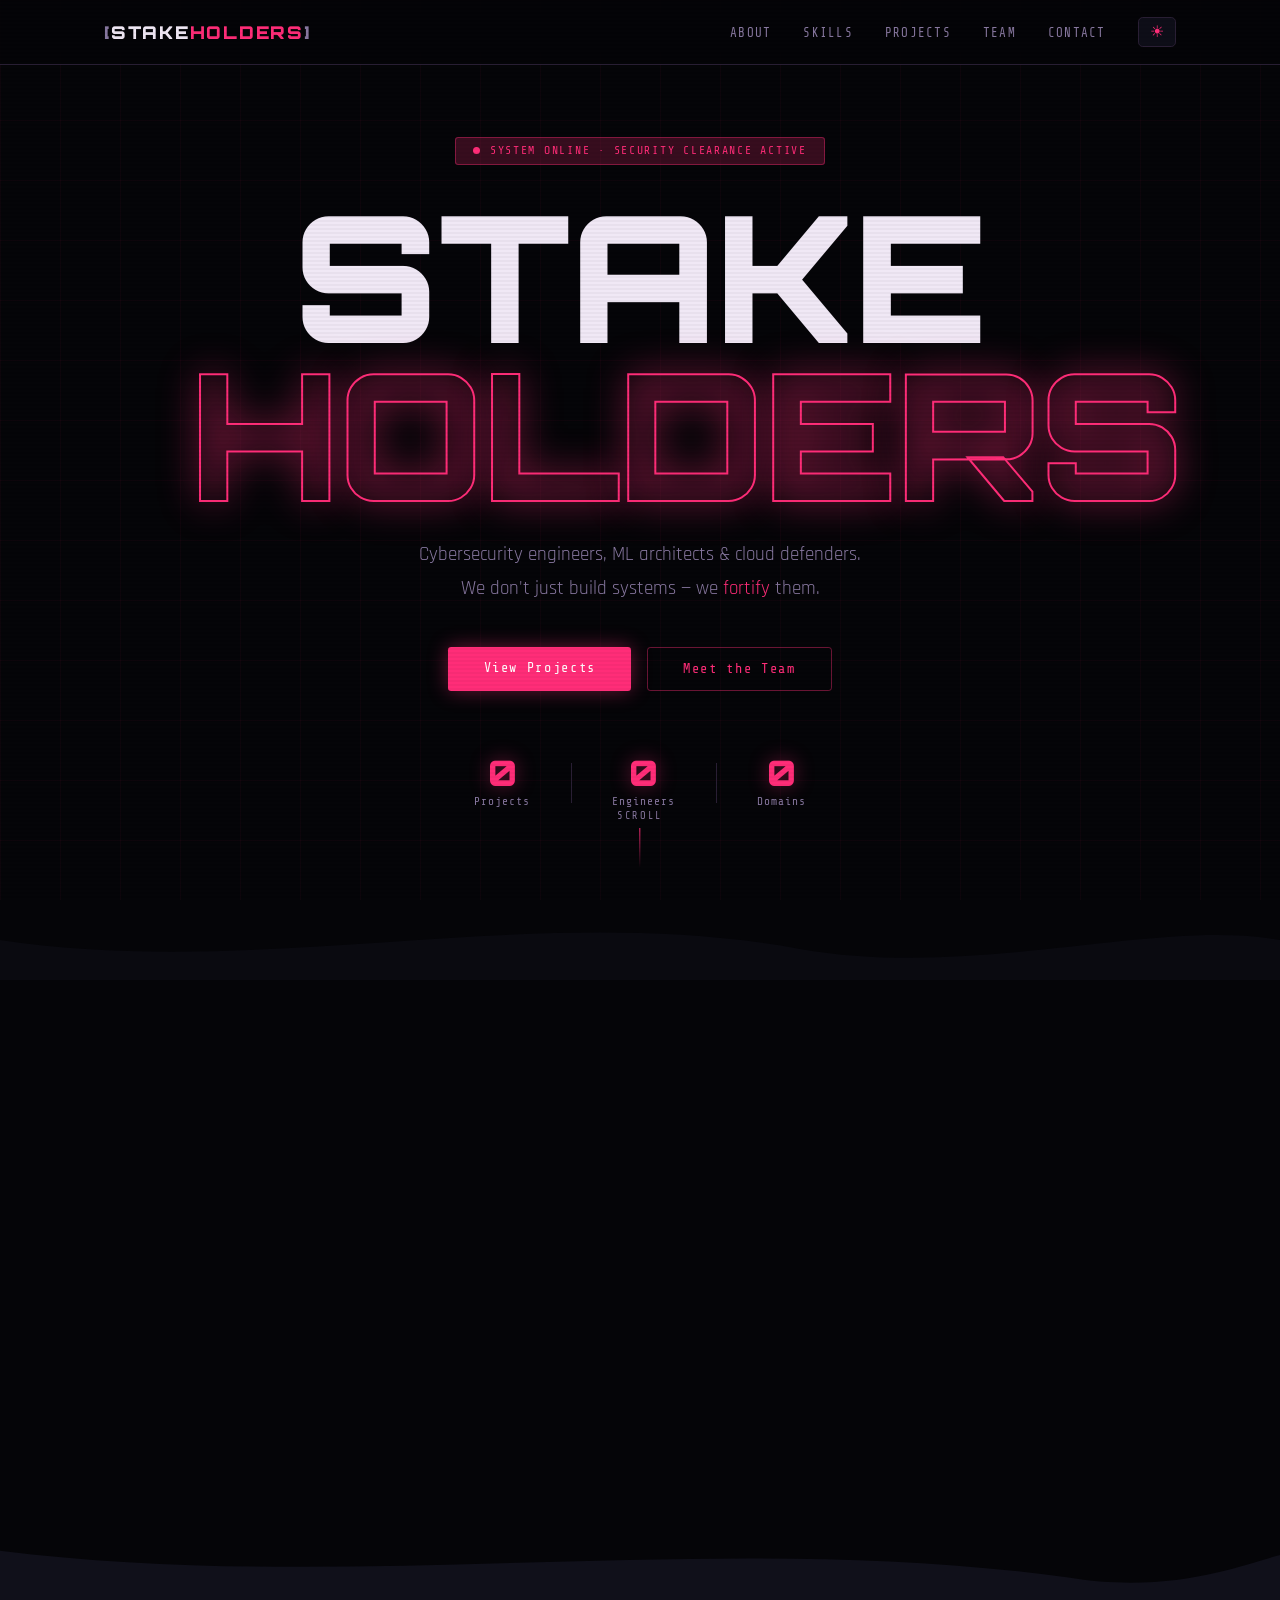
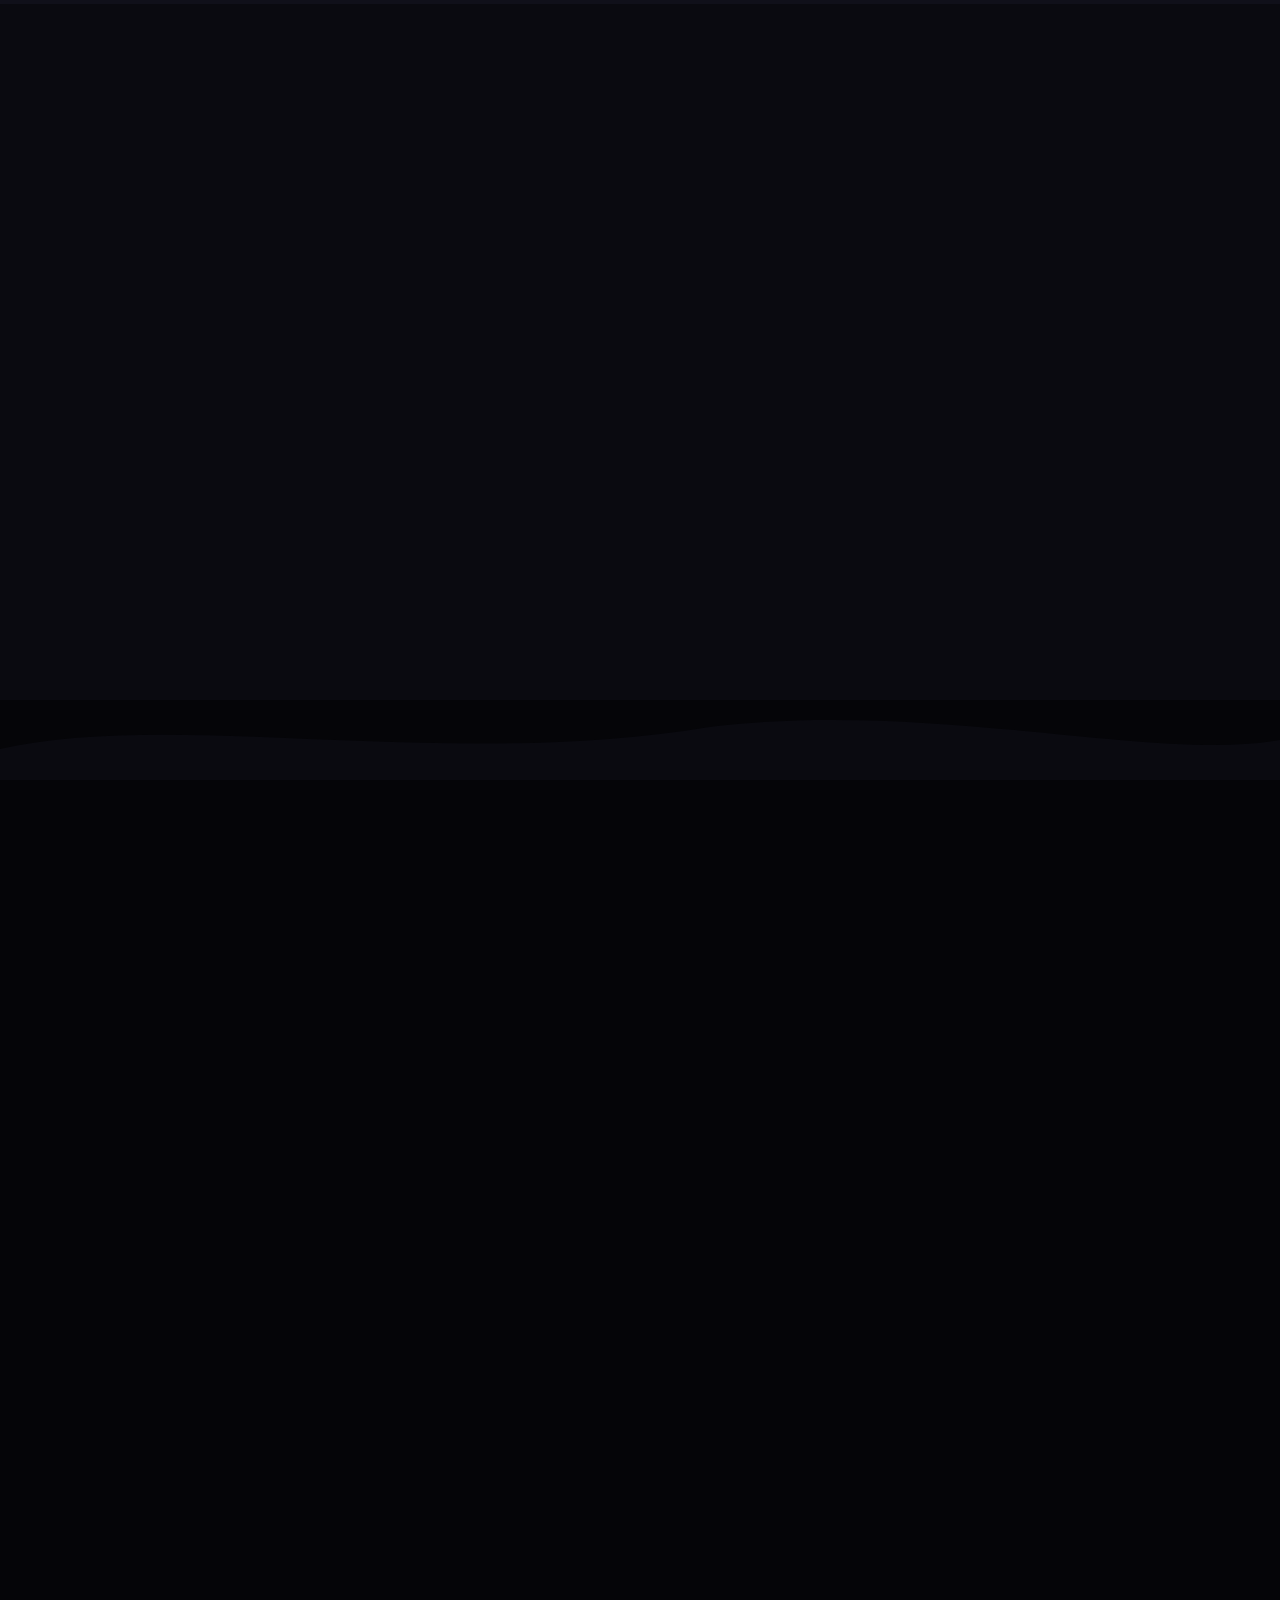
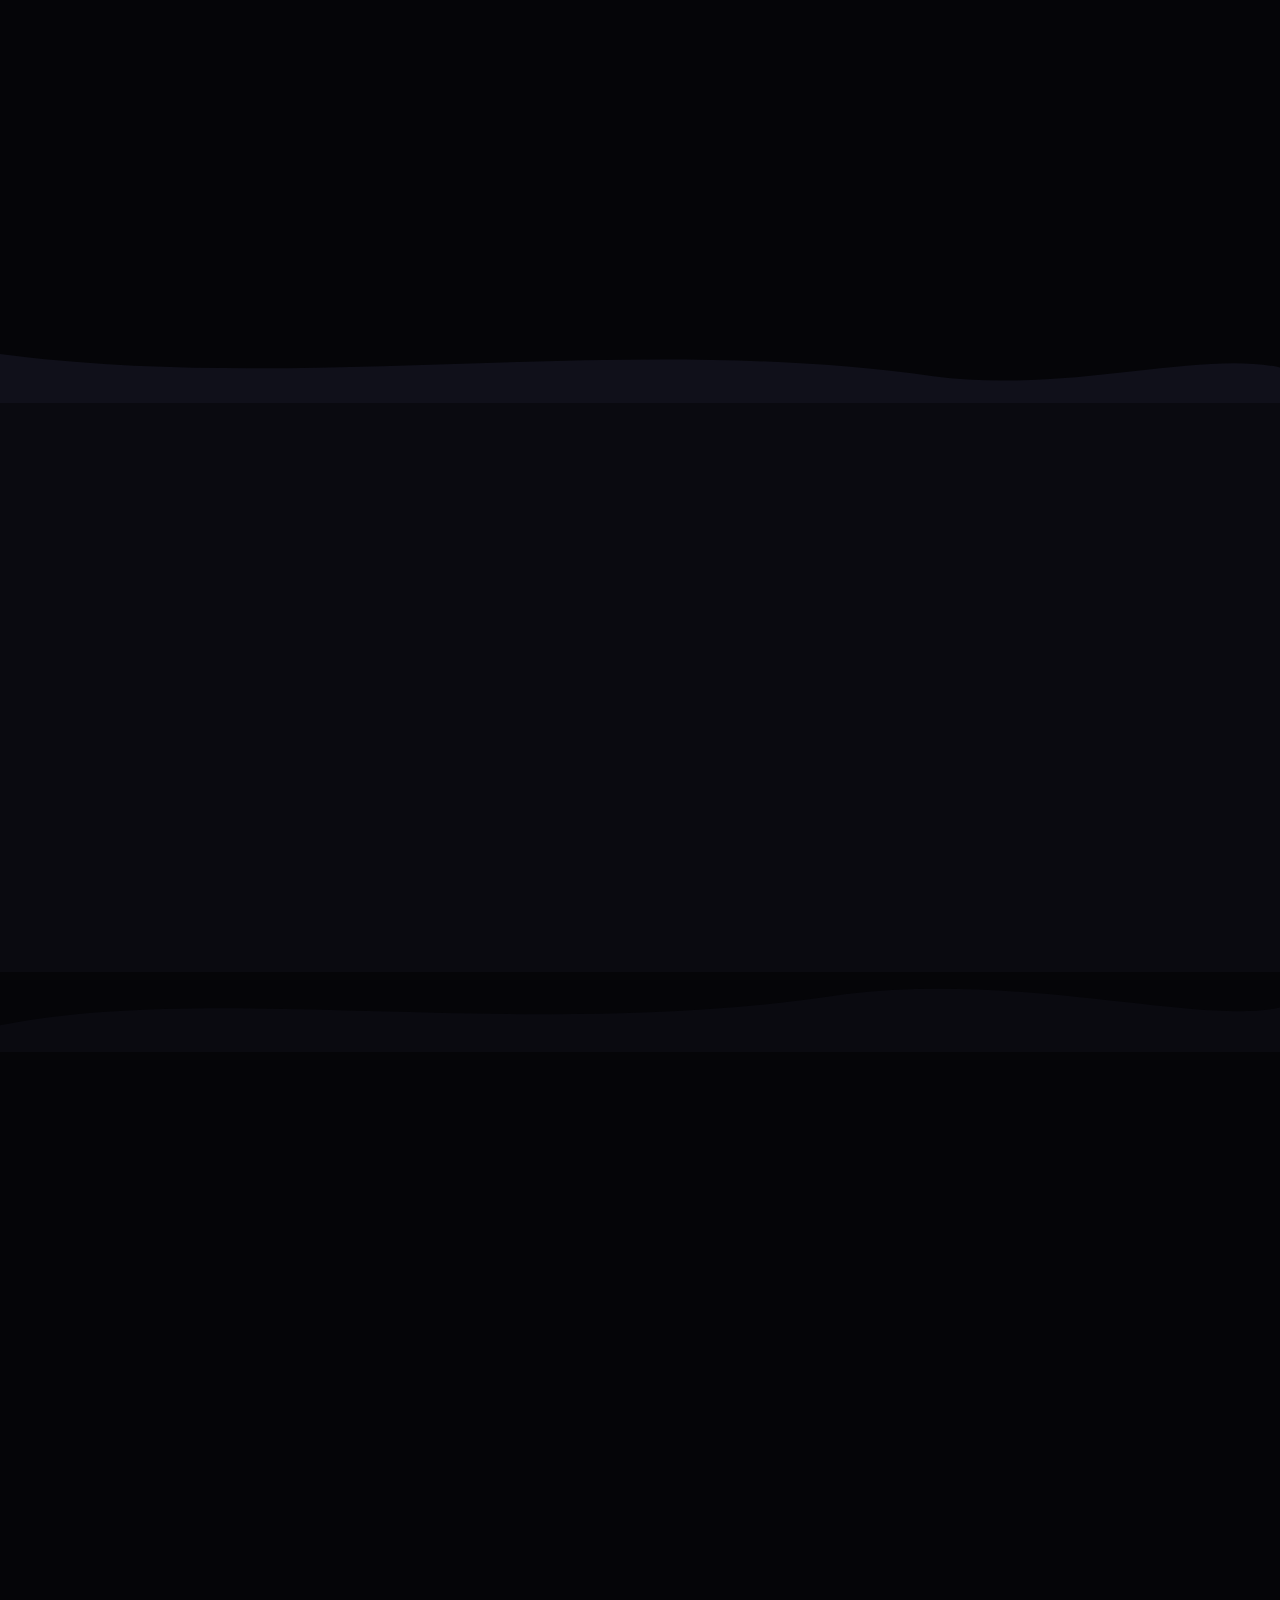
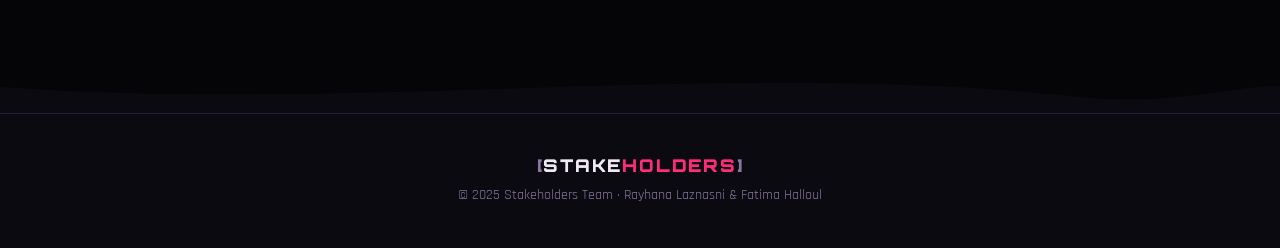
<file: index.html>
<!DOCTYPE html>
<html lang="en" data-theme="dark">
<head>
  <meta charset="UTF-8" />
  <meta name="viewport" content="width=device-width, initial-scale=1.0" />
  <title>Stakeholders — Cybersecurity Team</title>
  <link rel="preconnect" href="https://fonts.googleapis.com" />
  <link href="https://fonts.googleapis.com/css2?family=Share+Tech+Mono&family=Rajdhani:wght@400;500;600;700&family=Orbitron:wght@700;900&display=swap" rel="stylesheet" />
  <link rel="stylesheet" href="style.css" />
</head>
<body>

  <!-- SCANLINE OVERLAY -->
  <div class="scanlines" aria-hidden="true"></div>
  <!-- GRID BG -->
  <div class="grid-bg" aria-hidden="true"></div>

  <!-- NAV -->
  <nav id="navbar">
    <div class="nav-inner">
      <a href="#hero" class="logo">
        <span class="logo-bracket">[</span>STAKE<span class="logo-accent">HOLDERS</span><span class="logo-bracket">]</span>
      </a>
      <ul class="nav-links">
        <li><a href="#about">About</a></li>
        <li><a href="#skills">Skills</a></li>
        <li><a href="#projects">Projects</a></li>
        <li><a href="#team">Team</a></li>
        <li><a href="#contact">Contact</a></li>
      </ul>
      <button class="theme-toggle" id="themeToggle" aria-label="Toggle theme">
        <span class="toggle-icon" id="toggleIcon">☀</span>
      </button>
      <button class="burger" id="burger" aria-label="Menu">
        <span></span><span></span><span></span>
      </button>
    </div>
  </nav>

  <!-- MOBILE MENU -->
  <div class="mobile-menu" id="mobileMenu">
    <ul>
      <li><a href="#about" class="mob-link">About</a></li>
      <li><a href="#skills" class="mob-link">Skills</a></li>
      <li><a href="#projects" class="mob-link">Projects</a></li>
      <li><a href="#team" class="mob-link">Team</a></li>
      <li><a href="#contact" class="mob-link">Contact</a></li>
    </ul>
  </div>

  <!-- HERO -->
  <section id="hero">
    <canvas id="matrixCanvas"></canvas>
    <div class="hero-content">
      <div class="hero-tag">
        <span class="blink-dot"></span>
        SYSTEM ONLINE · SECURITY CLEARANCE ACTIVE
      </div>
      <h1 class="hero-title">
        <span class="line1">STAKE</span>
        <span class="line2">HOLDERS</span>
      </h1>
      <p class="hero-sub">
        Cybersecurity engineers, ML architects & cloud defenders.<br/>
        We don't just build systems — we <em>fortify</em> them.
      </p>
      <div class="hero-btns">
        <a href="#projects" class="btn-primary">View Projects</a>
        <a href="#team" class="btn-ghost">Meet the Team</a>
      </div>
      <div class="hero-stats">
        <div class="stat"><span class="stat-num" data-target="6">0</span><span class="stat-label">Projects</span></div>
        <div class="stat-div"></div>
        <div class="stat"><span class="stat-num" data-target="2">0</span><span class="stat-label">Engineers</span></div>
        <div class="stat-div"></div>
        <div class="stat"><span class="stat-num" data-target="3">0</span><span class="stat-label">Domains</span></div>
      </div>
    </div>
    <div class="hero-scroll">
      <span>SCROLL</span>
      <div class="scroll-bar"></div>
    </div>
  </section>

  <!-- WAVE -->
  <div class="wave-sep wave-1">
    <svg viewBox="0 0 1440 90" xmlns="http://www.w3.org/2000/svg" preserveAspectRatio="none">
      <path d="M0,45 C300,90 600,0 900,55 C1100,90 1300,20 1440,45 L1440,90 L0,90 Z" class="wave-path-fill"/>
    </svg>
  </div>

  <!-- ABOUT -->
  <section id="about" class="section-pad">
    <div class="container">
      <div class="about-grid reveal">
        <div class="about-text">
          <div class="section-label">// WHO WE ARE</div>
          <h2 class="section-title">Security-first.<br/><em>Always.</em></h2>
          <p>Stakeholders is a student cybersecurity & engineering team operating at the intersection of classical and quantum threat landscapes, machine learning, and cloud infrastructure.</p>
          <p>We design, break, and rebuild systems — with a focus on real-world defensive architectures and cutting-edge cryptographic research.</p>
        </div>
        <div class="about-terminal">
          <div class="terminal-header">
            <span class="t-dot t-red"></span>
            <span class="t-dot t-yellow"></span>
            <span class="t-dot t-green"></span>
            <span class="t-title">team.sh</span>
          </div>
          <div class="terminal-body" id="terminalBody">
            <div class="t-line"><span class="t-prompt">$</span> whoami</div>
            <div class="t-line t-out">stakeholders_team</div>
            <div class="t-line"><span class="t-prompt">$</span> cat mission.txt</div>
            <div class="t-line t-out">Defending systems from classical</div>
            <div class="t-line t-out">and quantum threats since 2023.</div>
            <div class="t-line"><span class="t-prompt">$</span> ls ./expertise</div>
            <div class="t-line t-out"><span class="t-pink">crypto/</span>  <span class="t-pink">ml/</span>  <span class="t-pink">cloud/</span>  <span class="t-pink">devops/</span></div>
            <div class="t-line"><span class="t-prompt">$</span> <span class="cursor-blink">_</span></div>
          </div>
        </div>
      </div>
    </div>
  </section>

  <!-- WAVE -->
  <div class="wave-sep wave-2">
    <svg viewBox="0 0 1440 90" xmlns="http://www.w3.org/2000/svg" preserveAspectRatio="none">
      <path d="M0,30 C400,80 800,5 1200,60 C1320,80 1400,45 1440,35 L1440,90 L0,90 Z" class="wave-path-fill2"/>
    </svg>
  </div>

  <!-- SKILLS -->
  <section id="skills" class="section-pad skills-bg">
    <div class="container">
      <div class="reveal">
        <div class="section-label">// CAPABILITIES</div>
        <h2 class="section-title">Our tech arsenal</h2>
      </div>
      <div class="skills-grid reveal">
        <div class="skill-card">
          <div class="skill-header">
            <span class="skill-icon">🔐</span>
            <span class="skill-name">Post-Quantum Crypto</span>
          </div>
          <div class="skill-bar-wrap"><div class="skill-bar" data-w="90"></div></div>
          <div class="skill-pct">90%</div>
        </div>
        <div class="skill-card">
          <div class="skill-header">
            <span class="skill-icon">🤖</span>
            <span class="skill-name">Machine Learning</span>
          </div>
          <div class="skill-bar-wrap"><div class="skill-bar" data-w="85"></div></div>
          <div class="skill-pct">85%</div>
        </div>
        <div class="skill-card">
          <div class="skill-header">
            <span class="skill-icon">☁️</span>
            <span class="skill-name">Cloud / AWS / LocalStack</span>
          </div>
          <div class="skill-bar-wrap"><div class="skill-bar" data-w="88"></div></div>
          <div class="skill-pct">88%</div>
        </div>
        <div class="skill-card">
          <div class="skill-header">
            <span class="skill-icon">🛡️</span>
            <span class="skill-name">Threat Detection</span>
          </div>
          <div class="skill-bar-wrap"><div class="skill-bar" data-w="92"></div></div>
          <div class="skill-pct">92%</div>
        </div>
        <div class="skill-card">
          <div class="skill-header">
            <span class="skill-icon">⚙️</span>
            <span class="skill-name">DevOps & Microservices</span>
          </div>
          <div class="skill-bar-wrap"><div class="skill-bar" data-w="80"></div></div>
          <div class="skill-pct">80%</div>
        </div>
        <div class="skill-card">
          <div class="skill-header">
            <span class="skill-icon">📊</span>
            <span class="skill-name">ML Model Deployment</span>
          </div>
          <div class="skill-bar-wrap"><div class="skill-bar" data-w="83"></div></div>
          <div class="skill-pct">83%</div>
        </div>
        <div class="skill-card">
          <div class="skill-header">
            <span class="skill-icon">🧠</span>
            <span class="skill-name">Neural Networks</span>
          </div>
          <div class="skill-bar-wrap"><div class="skill-bar" data-w="87"></div></div>
          <div class="skill-pct">87%</div>
        </div>
        <div class="skill-card">
          <div class="skill-header">
            <span class="skill-icon">📱</span>
            <span class="skill-name">App Development</span>
          </div>
          <div class="skill-bar-wrap"><div class="skill-bar" data-w="78"></div></div>
          <div class="skill-pct">78%</div>
        </div>
      </div>
    </div>
  </section>

  <!-- WAVE -->
  <div class="wave-sep wave-3">
    <svg viewBox="0 0 1440 90" xmlns="http://www.w3.org/2000/svg" preserveAspectRatio="none">
      <path d="M0,55 C200,10 500,80 800,30 C1050,0 1300,70 1440,45 L1440,90 L0,90 Z" class="wave-path-fill"/>
    </svg>
  </div>

  <!-- PROJECTS -->
  <section id="projects" class="section-pad">
    <div class="container">
      <div class="reveal">
        <div class="section-label">// OPERATIONS LOG</div>
        <h2 class="section-title">Projects we've<br/><em>deployed</em></h2>
      </div>

      <div class="projects-grid">

        <div class="proj-card reveal" data-index="01">
          <div class="proj-num">01</div>
          <div class="proj-category">Cryptography · Quantum</div>
          <h3 class="proj-title">Réseaux Neuronaux pour l'Optimisation SIDH & SIKE</h3>
          <p class="proj-desc">Application of neural networks to optimize post-quantum cryptographic schemes SIDH and SIKE — exploring hybrid classical-quantum attack detection at protocol level.</p>
          <div class="proj-tags">
            <span class="ptag">Post-Quantum</span>
            <span class="ptag">Neural Networks</span>
            <span class="ptag">SIDH/SIKE</span>
            <span class="ptag">Python</span>
          </div>
          <div class="proj-footer">
            <div class="proj-status online"><span></span>Completed</div>
            <a href="#" class="proj-link">OPEN ↗</a>
          </div>
        </div>

        <div class="proj-card reveal" data-index="02">
          <div class="proj-num">02</div>
          <div class="proj-category">Security · Threat Detection</div>
          <h3 class="proj-title">Détection d'Attaque Hybride Classique et Quantique</h3>
          <p class="proj-desc">Hybrid intrusion detection system that identifies both classical and quantum attack vectors simultaneously — using ML classifiers trained on adversarial datasets.</p>
          <div class="proj-tags">
            <span class="ptag">IDS</span>
            <span class="ptag">ML</span>
            <span class="ptag">Quantum Threats</span>
            <span class="ptag">TensorFlow</span>
          </div>
          <div class="proj-footer">
            <div class="proj-status online"><span></span>Completed</div>
            <a href="#" class="proj-link">OPEN ↗</a>
          </div>
        </div>

        <div class="proj-card reveal" data-index="03">
          <div class="proj-num">03</div>
          <div class="proj-category">Cloud · Encryption</div>
          <h3 class="proj-title">LocalStack — Chiffrement des Données S3 & Simulation Panne VM Cloud</h3>
          <p class="proj-desc">End-to-end encryption pipeline for S3 buckets using LocalStack. Includes VM failure simulation scenarios for cloud resilience testing without live infrastructure costs.</p>
          <div class="proj-tags">
            <span class="ptag">LocalStack</span>
            <span class="ptag">AWS S3</span>
            <span class="ptag">Encryption</span>
            <span class="ptag">Cloud Resilience</span>
          </div>
          <div class="proj-footer">
            <div class="proj-status online"><span></span>Completed</div>
            <a href="#" class="proj-link">OPEN ↗</a>
          </div>
        </div>

        <div class="proj-card reveal" data-index="04">
          <div class="proj-num">04</div>
          <div class="proj-category">App Dev · Sustainability</div>
          <h3 class="proj-title">Application Campus Éco/Responsable</h3>
          <p class="proj-desc">Full-stack mobile/web application promoting eco-responsible campus behaviors — carbon tracking, green challenges, and sustainability reporting dashboard for students.</p>
          <div class="proj-tags">
            <span class="ptag">Mobile</span>
            <span class="ptag">React</span>
            <span class="ptag">Node.js</span>
            <span class="ptag">Eco-Tech</span>
          </div>
          <div class="proj-footer">
            <div class="proj-status online"><span></span>Completed</div>
            <a href="#" class="proj-link">OPEN ↗</a>
          </div>
        </div>

        <div class="proj-card reveal" data-index="05">
          <div class="proj-num">05</div>
          <div class="proj-category">DevOps · Security · AI</div>
          <h3 class="proj-title">Système de Gestion des Incidents — Architecture Microservices</h3>
          <p class="proj-desc">AI-driven incident management platform built on a microservices architecture with full DevOps pipeline — CI/CD, containerization, service mesh, and security hardening.</p>
          <div class="proj-tags">
            <span class="ptag">Microservices</span>
            <span class="ptag">Docker</span>
            <span class="ptag">Kubernetes</span>
            <span class="ptag">AI</span>
            <span class="ptag">DevSecOps</span>
          </div>
          <div class="proj-footer">
            <div class="proj-status online"><span></span>Completed</div>
            <a href="#" class="proj-link">OPEN ↗</a>
          </div>
        </div>

        <div class="proj-card reveal" data-index="06">
          <div class="proj-num">06</div>
          <div class="proj-category">ML · Production</div>
          <h3 class="proj-title">Déploiement de Modèles ML — Transformation Pipeline</h3>
          <p class="proj-desc">End-to-end ML deployment transformation framework — from raw model training to production-grade inference APIs with monitoring, versioning, and automated retraining pipelines.</p>
          <div class="proj-tags">
            <span class="ptag">MLOps</span>
            <span class="ptag">FastAPI</span>
            <span class="ptag">Docker</span>
            <span class="ptag">Model Serving</span>
          </div>
          <div class="proj-footer">
            <div class="proj-status online"><span></span>Completed</div>
            <a href="#" class="proj-link">OPEN ↗</a>
          </div>
        </div>

      </div>
    </div>
  </section>

  <!-- WAVE -->
  <div class="wave-sep wave-4">
    <svg viewBox="0 0 1440 90" xmlns="http://www.w3.org/2000/svg" preserveAspectRatio="none">
      <path d="M0,35 C350,80 700,10 1050,60 C1200,80 1350,30 1440,50 L1440,90 L0,90 Z" class="wave-path-fill2"/>
    </svg>
  </div>

  <!-- TEAM -->
  <section id="team" class="section-pad team-bg">
    <div class="container">
      <div class="reveal">
        <div class="section-label">// PERSONNEL</div>
        <h2 class="section-title">The operatives</h2>
      </div>
      <div class="team-grid">

        <div class="member-card reveal">
          <div class="member-glitch-wrap">
            <div class="member-avatar" data-initials="RL">
              <img src="rayhana.jpeg" alt="Rayhana Laznasni" class="avatar-photo" />
            </div>
            <div class="member-ring"></div>
          </div>
          <div class="member-info">
            <h3 class="member-name">Rayhana Laznasni</h3>
            <div class="member-role">Cybersecurity Engineer · ML Researcher</div>
            <p class="member-bio">Specializes in post-quantum cryptography and neural network optimization for cryptographic protocols. Passionate about defending systems at the algorithmic level.</p>
            <div class="member-skills">
              <span class="mtag">SIDH/SIKE</span>
              <span class="mtag">Python</span>
              <span class="mtag">TensorFlow</span>
              <span class="mtag">Quantum Crypto</span>
            </div>
            <div class="member-links">
              <a href="https://github.com/Neriona" target="_blank" rel="noopener noreferrer" class="mlink">GitHub</a>
              <a href="https://www.linkedin.com/in/ton-compte" target="_blank" class="mlink">LinkedIn</a>
            </div>
          </div>
        </div>

        <div class="member-card reveal">
          <div class="member-glitch-wrap">
            <div class="member-avatar" data-initials="FH">
              <img src="fatima.png" alt="Fatima Halloul" class="avatar-photo" />
            </div>
            <div class="member-ring"></div>
          </div>
          <div class="member-info">
            <h3 class="member-name">Fatima Halloul</h3>
            <div class="member-role">Cloud Architect · DevSecOps Engineer</div>
            <p class="member-bio">Expert in cloud infrastructure security, microservices architecture, and MLOps pipelines. Bridges the gap between development velocity and production-grade security.</p>
            <div class="member-skills">
              <span class="mtag">LocalStack</span>
              <span class="mtag">Kubernetes</span>
              <span class="mtag">DevOps</span>
              <span class="mtag">MLOps</span>
            </div>
            <div class="member-links">
              <a href="https://github.com/halloulfatima" target="_blank" rel="noopener noreferrer" class="mlink">GitHub</a>
              <a href="https://www.linkedin.com/in/halloulfatima" target="_blank" class="mlink">LinkedIn</a>
            </div>
          </div>
        </div>

      </div>
    </div>
  </section>

  <!-- WAVE -->
  <div class="wave-sep wave-5">
    <svg viewBox="0 0 1440 90" xmlns="http://www.w3.org/2000/svg" preserveAspectRatio="none">
      <path d="M0,60 C250,10 600,80 950,25 C1150,0 1350,60 1440,40 L1440,90 L0,90 Z" class="wave-path-fill"/>
    </svg>
  </div>

  <!-- CONTACT -->
  <section id="contact" class="section-pad">
    <div class="container">
      <div class="contact-wrap reveal">
        <div class="contact-left">
          <div class="section-label">// ESTABLISH CONTACT</div>
          <h2 class="section-title">Ready to<br/><em>connect?</em></h2>
          <p>We're open to research collaborations, internships, and challenging projects in cybersecurity, cloud, and ML. Send a signal.</p>
          <div class="contact-info">
            <div class="cinfo-row">
              <span class="cinfo-icon">✉</span>
              <a href="/cdn-cgi/l/email-protection#e390978288868b8c8f87869190a39786828ecd878695"><span class="__cf_email__" data-cfemail="bccfc8ddd7d9d4d3d0d8d9cecffcc8d9ddd192d8d9ca">[email&#160;protected]</span></a>
            </div>
            <div class="cinfo-row">
              <span class="cinfo-icon">📍</span>
              <span>Morocco</span>
            </div>
          </div>
        </div>
        <div class="contact-right">
          <div class="contact-form-card">
            <div class="cf-field">
              <label>NAME</label>
              <input type="text" placeholder="Your name" />
            </div>
            <div class="cf-field">
              <label>EMAIL</label>
              <input type="email" placeholder="your@email.com" />
            </div>
            <div class="cf-field">
              <label>MESSAGE</label>
              <textarea placeholder="Describe your project or inquiry..." rows="4"></textarea>
            </div>
            <button class="btn-primary full-width" id="sendBtn">SEND MESSAGE</button>
          </div>
        </div>
      </div>
    </div>
  </section>

  <!-- FOOTER -->
  <footer>
    <div class="wave-sep wave-footer">
      <svg viewBox="0 0 1440 60" xmlns="http://www.w3.org/2000/svg" preserveAspectRatio="none">
        <path d="M0,30 C400,60 800,0 1200,40 C1320,55 1400,25 1440,30 L1440,60 L0,60 Z" class="wave-footer-fill"/>
      </svg>
    </div>
    <div class="footer-inner">
      <div class="footer-logo">
        <span class="logo-bracket">[</span>STAKE<span class="logo-accent">HOLDERS</span><span class="logo-bracket">]</span>
      </div>
      <p class="footer-copy">© 2025 Stakeholders Team · Rayhana Laznasni & Fatima Halloul</p>
      <p c
</file>
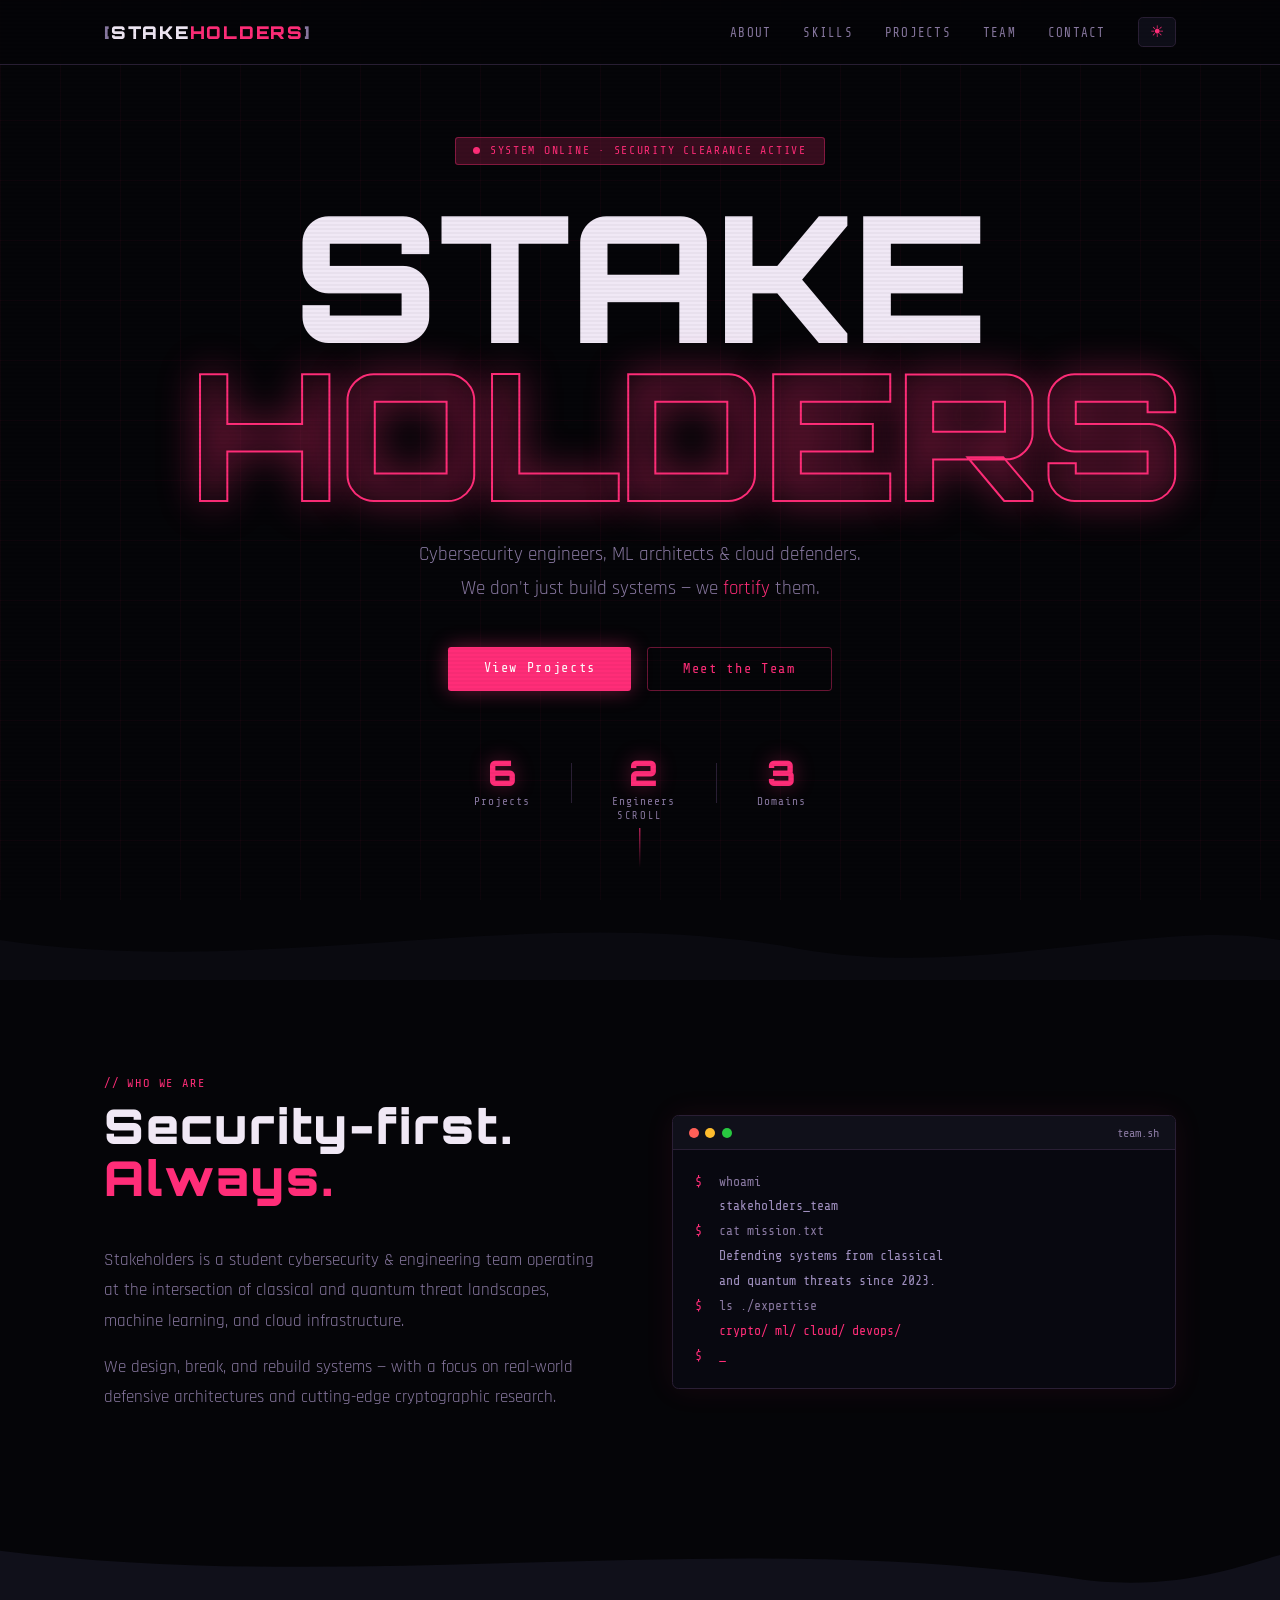
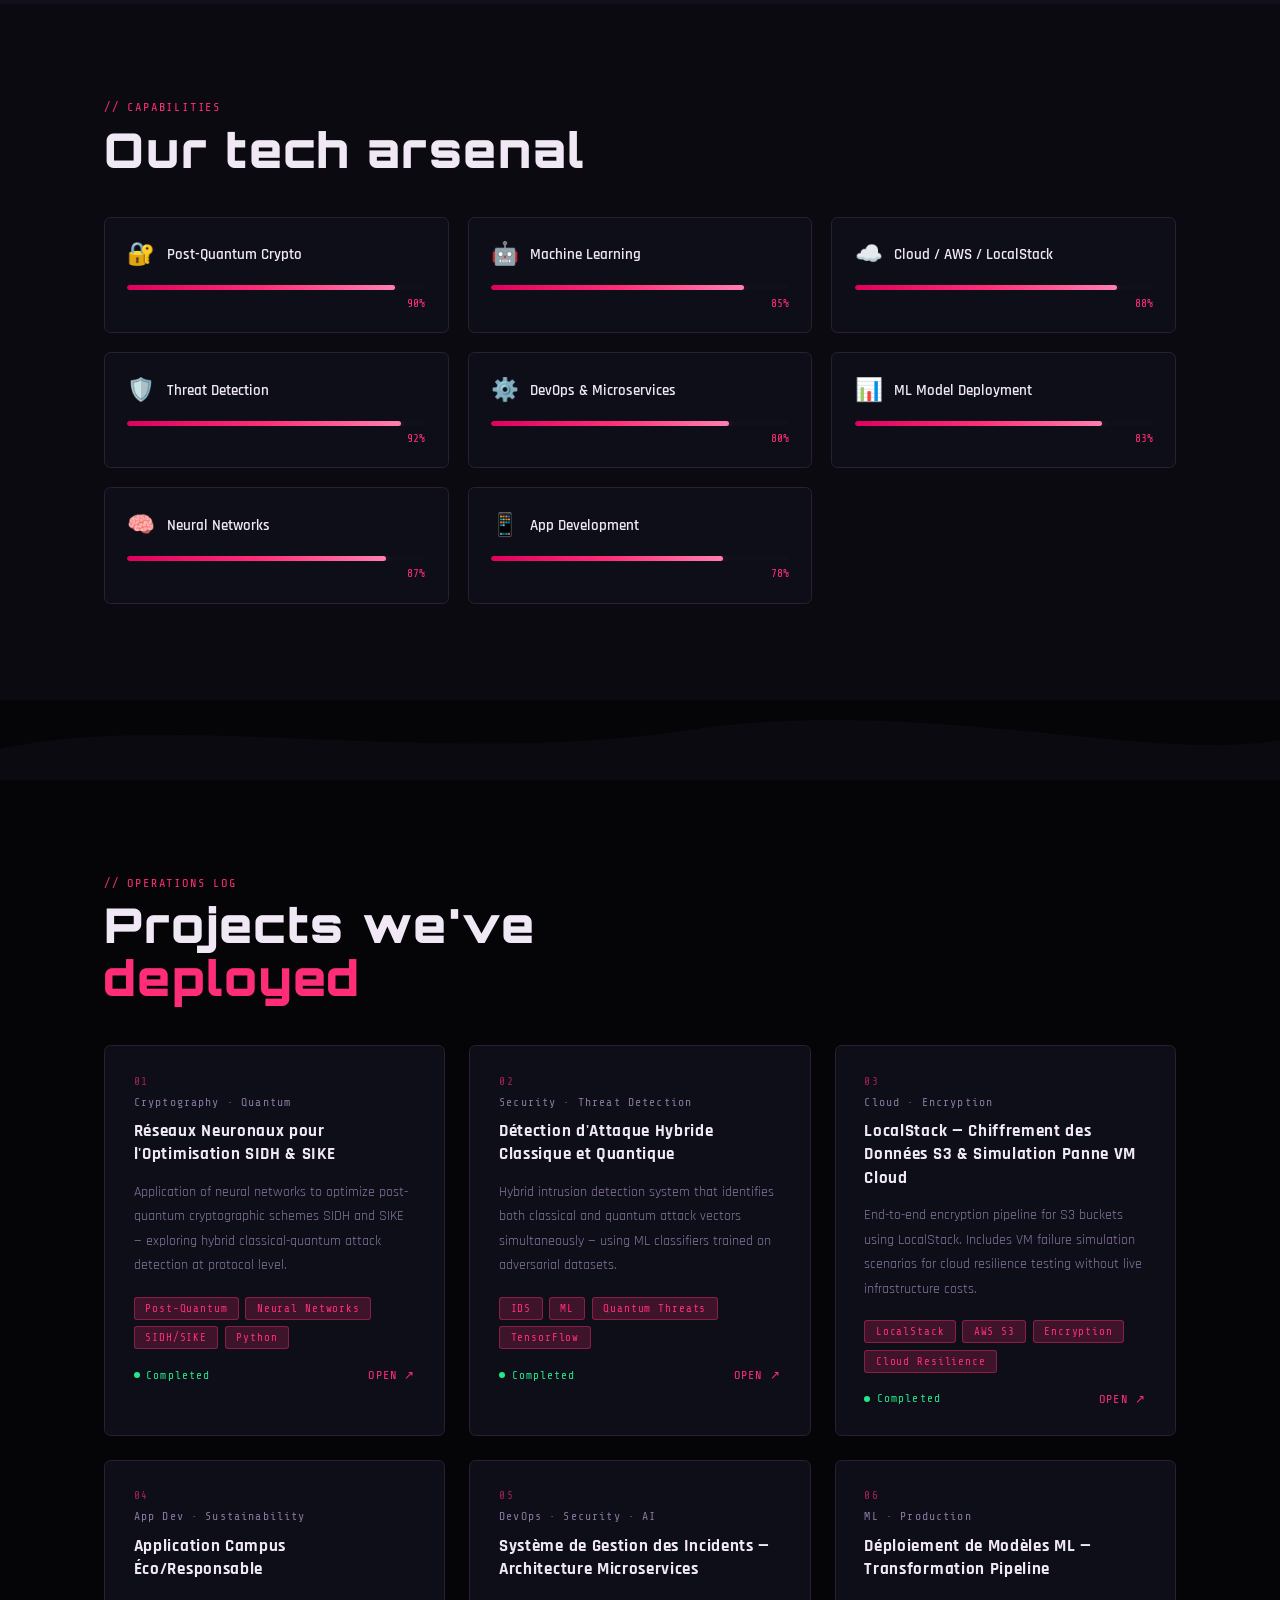
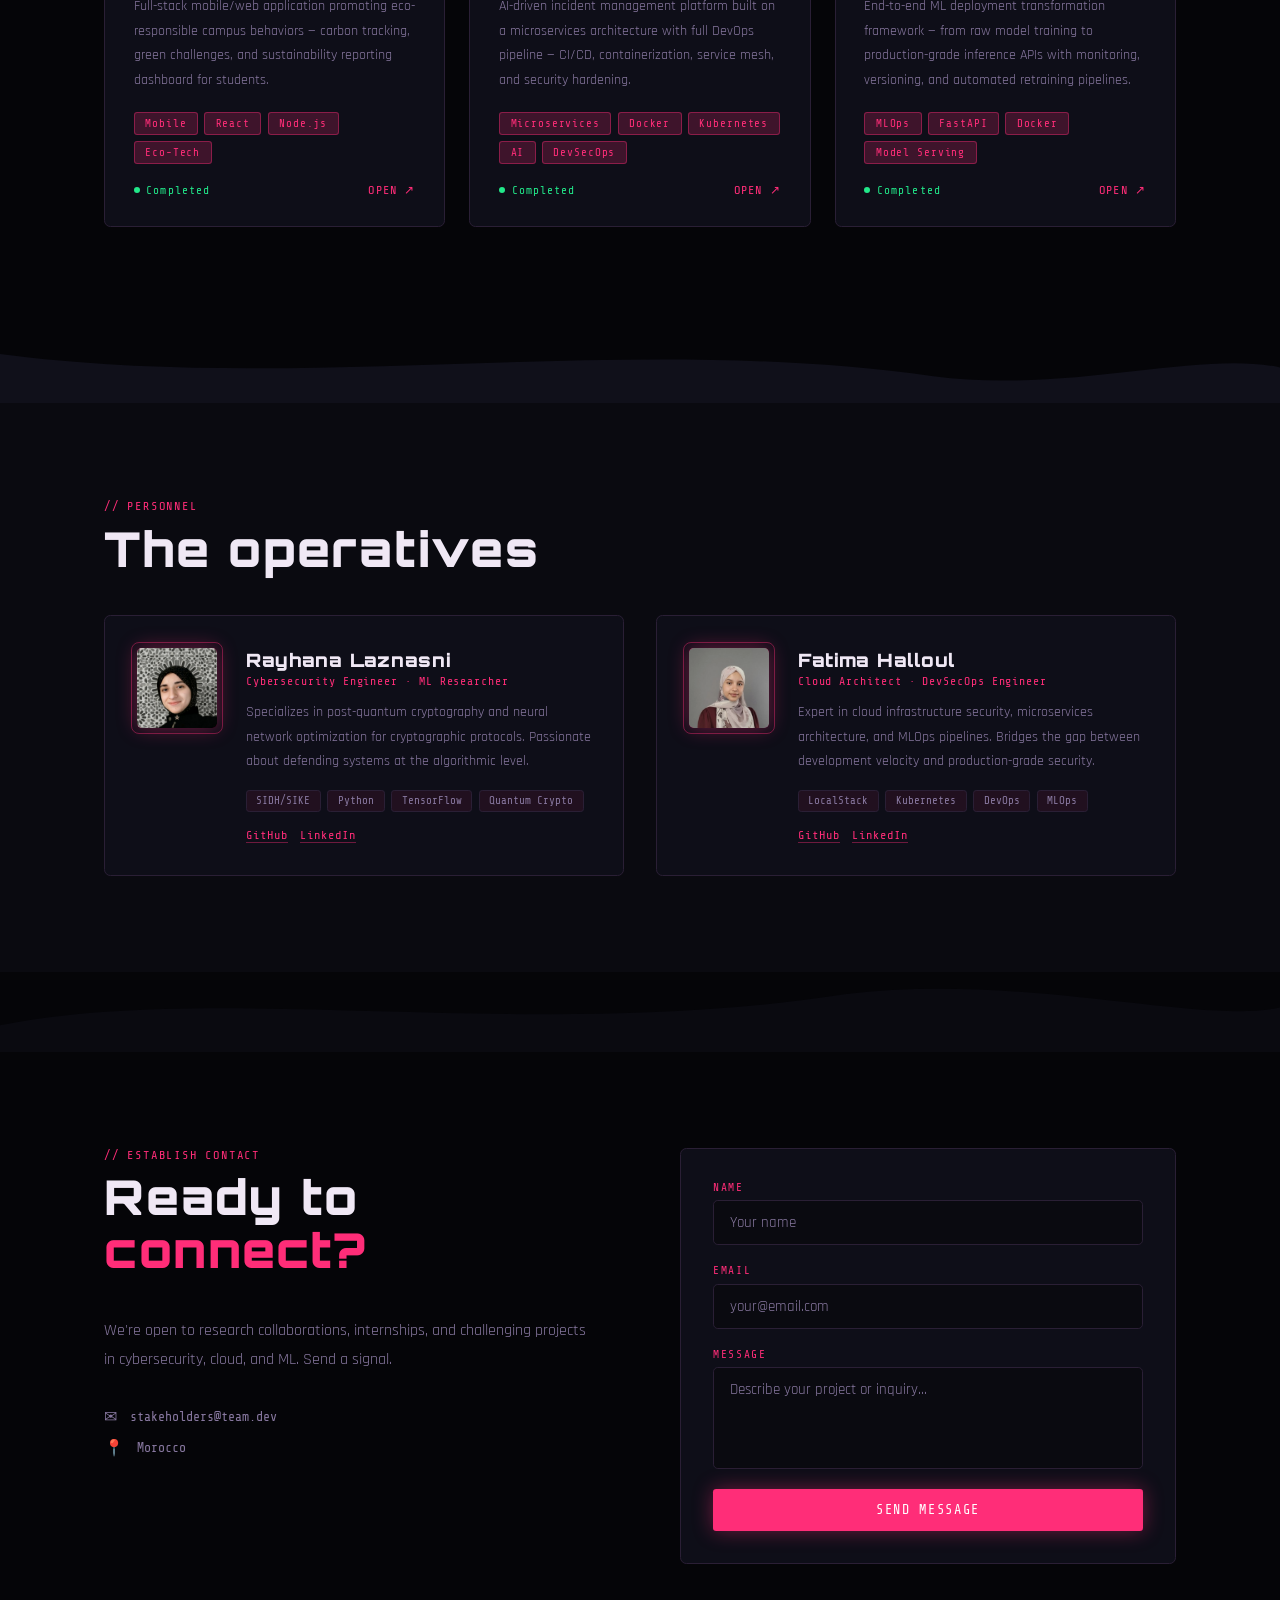
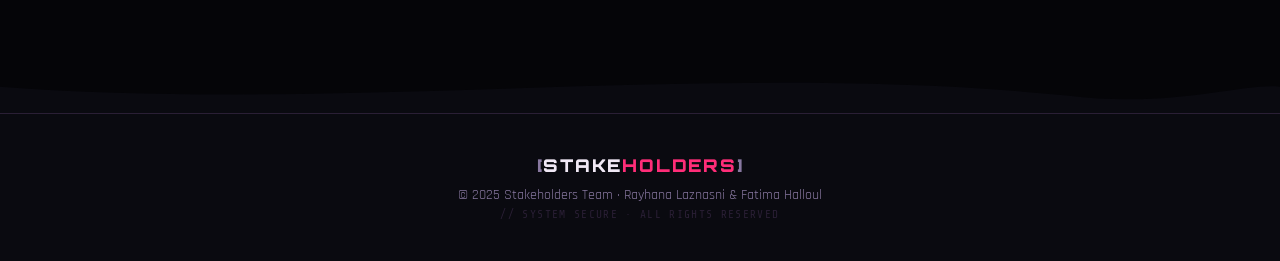
<file: stakeholders-preview.html>
<!DOCTYPE html>
<html lang="en" data-theme="dark">
<head>
  <meta charset="UTF-8" />
  <meta name="viewport" content="width=device-width, initial-scale=1.0" />
  <title>Stakeholders — Cybersecurity Team</title>
  <link rel="preconnect" href="https://fonts.googleapis.com" />
  <link href="https://fonts.googleapis.com/css2?family=Share+Tech+Mono&family=Rajdhani:wght@400;500;600;700&family=Orbitron:wght@700;900&display=swap" rel="stylesheet" />
  <style>/* ═══════════════════════════════════════════
   STAKEHOLDERS — CYBERSECURITY TEAM
   Dark Pink × Black · Cyber Aesthetic
═══════════════════════════════════════════ */

*, *::before, *::after { margin: 0; padding: 0; box-sizing: border-box; }

/* ── THEME VARIABLES ── */
:root {
  --pink:       #ff2d78;
  --pink2:      #e0005e;
  --pink-dim:   #ff2d7833;
  --pink-glow:  #ff2d7866;
  --black:      #050508;
  --black2:     #0a0a10;
  --black3:     #10101a;
  --black4:     #181826;
  --white:      #f0e8f5;
  --muted:      #8878a0;
  --border:     #2a1f35;
  --card-bg:    #0e0e18;
  --terminal:   #080810;
  --font-mono:  'Share Tech Mono', monospace;
  --font-head:  'Orbitron', monospace;
  --font-body:  'Rajdhani', sans-serif;
}

[data-theme="light"] {
  --black:    #f5eeff;
  --black2:   #ede0ff;
  --black3:   #e2d0f8;
  --black4:   #d6bef5;
  --white:    #1a0a2e;
  --muted:    #5a3a7a;
  --border:   #c4a0e8;
  --card-bg:  #faf5ff;
  --terminal: #1a0a2e;
  --pink:     #c8005a;
  --pink2:    #a80048;
  --pink-dim: #c8005a22;
  --pink-glow:#c8005a55;
}

html { scroll-behavior: smooth; font-size: 16px; }

body {
  font-family: var(--font-body);
  background: var(--black);
  color: var(--white);
  overflow-x: hidden;
  transition: background .4s, color .4s;
}

/* ── SCANLINES ── */
.scanlines {
  position: fixed; inset: 0; pointer-events: none; z-index: 999;
  background: repeating-linear-gradient(
    0deg,
    transparent,
    transparent 2px,
    rgba(0,0,0,0.03) 2px,
    rgba(0,0,0,0.03) 4px
  );
}

/* ── GRID BG ── */
.grid-bg {
  position: fixed; inset: 0; pointer-events: none; z-index: 0;
  background-image:
    linear-gradient(rgba(255,45,120,0.04) 1px, transparent 1px),
    linear-gradient(90deg, rgba(255,45,120,0.04) 1px, transparent 1px);
  background-size: 60px 60px;
}

/* ── TYPOGRAPHY ── */
h1, h2, h3 { font-family: var(--font-head); letter-spacing: .04em; }
.section-label {
  font-family: var(--font-mono);
  font-size: .75rem; color: var(--pink); letter-spacing: .15em;
  margin-bottom: .6rem;
}
.section-title {
  font-size: clamp(1.8rem, 4vw, 3rem);
  font-weight: 900; line-height: 1.1;
  color: var(--white); margin-bottom: 2.5rem;
}
.section-title em { font-style: normal; color: var(--pink); }

/* ── LAYOUT ── */
.container { max-width: 1200px; margin: 0 auto; padding: 0 5vw; }
.section-pad { padding: 6rem 0; position: relative; z-index: 1; }

/* ── NAV ── */
#navbar {
  position: fixed; top: 0; left: 0; right: 0; z-index: 500;
  background: rgba(5,5,8,0.85);
  backdrop-filter: blur(16px);
  border-bottom: 1px solid var(--border);
  transition: background .4s;
}
[data-theme="light"] #navbar { background: rgba(245,238,255,0.88); }
.nav-inner {
  max-width: 1200px; margin: 0 auto; padding: 0 5vw;
  height: 64px; display: flex; align-items: center; gap: 2rem;
}
.logo {
  font-family: var(--font-head);
  font-size: 1.1rem; font-weight: 900;
  color: var(--white); text-decoration: none;
  letter-spacing: .1em; white-space: nowrap;
}
.logo-bracket { color: var(--muted); }
.logo-accent { color: var(--pink); }
.nav-links { list-style: none; display: flex; gap: 2rem; margin-left: auto; }
.nav-links a {
  font-family: var(--font-mono); font-size: .78rem;
  color: var(--muted); text-decoration: none;
  letter-spacing: .1em; text-transform: uppercase;
  transition: color .2s;
}
.nav-links a:hover { color: var(--pink); }
.theme-toggle {
  background: var(--card-bg); border: 1px solid var(--border);
  color: var(--pink); padding: .35rem .7rem;
  border-radius: .3rem; cursor: pointer;
  font-size: 1rem; line-height: 1;
  transition: border-color .2s, background .2s;
}
.theme-toggle:hover { border-color: var(--pink); }
.burger {
  display: none; flex-direction: column; gap: 5px;
  background: none; border: none; cursor: pointer; padding: 4px;
}
.burger span { display: block; width: 22px; height: 2px; background: var(--white); border-radius: 2px; transition: .3s; }

/* ── MOBILE MENU ── */
.mobile-menu {
  display: none; position: fixed; top: 64px; left: 0; right: 0;
  background: var(--black2); border-bottom: 1px solid var(--border);
  z-index: 499; padding: 1.5rem 5vw;
}
.mobile-menu.open { display: block; }
.mobile-menu ul { list-style: none; display: flex; flex-direction: column; gap: 1rem; }
.mobile-menu a {
  font-family: var(--font-mono); font-size: .9rem;
  color: var(--muted); text-decoration: none; letter-spacing: .1em;
}
.mobile-menu a:hover { color: var(--pink); }

/* ── HERO ── */
#hero {
  min-height: 100vh; display: flex; align-items: center; justify-content: center;
  text-align: center; position: relative; overflow: hidden; z-index: 1;
  padding: 8rem 5vw 5rem;
}
#matrixCanvas {
  position: absolute; inset: 0; width: 100%; height: 100%;
  opacity: 0.18; z-index: 0;
}
.hero-content { position: relative; z-index: 2; max-width: 900px; }
.hero-tag {
  display: inline-flex; align-items: center; gap: .6rem;
  font-family: var(--font-mono); font-size: .72rem;
  color: var(--pink); letter-spacing: .15em;
  padding: .4rem 1.1rem; border: 1px solid var(--pink-glow);
  border-radius: .2rem; margin-bottom: 2rem;
  background: var(--pink-dim);
  animation: fadeUp .8s ease both;
}
.blink-dot {
  width: 7px; height: 7px; border-radius: 50%;
  background: var(--pink);
  animation: blink 1.4s infinite;
}
@keyframes blink { 0%,100%{opacity:1} 50%{opacity:0} }

.hero-title {
  font-size: clamp(4rem, 14vw, 11rem);
  font-weight: 900; line-height: .9;
  letter-spacing: -.01em; margin-bottom: 1.5rem;
  animation: fadeUp .8s .1s ease both;
}
.line1 { display: block; color: var(--white); }
.line2 {
  display: block; color: transparent;
  -webkit-text-stroke: 2px var(--pink);
  text-shadow: 0 0 40px var(--pink-glow);
}
.hero-sub {
  font-size: clamp(1rem, 2vw, 1.2rem);
  color: var(--muted); line-height: 1.8; margin-bottom: 2.5rem;
  animation: fadeUp .8s .2s ease both;
}
.hero-sub em { font-style: normal; color: var(--pink); }

.hero-btns {
  display: flex; gap: 1rem; justify-content: center; flex-wrap: wrap;
  margin-bottom: 4rem;
  animation: fadeUp .8s .35s ease both;
}

/* ── BUTTONS ── */
.btn-primary {
  font-family: var(--font-mono); font-size: .85rem; letter-spacing: .12em;
  background: var(--pink); color: #fff;
  padding: .85rem 2.2rem; border-radius: .2rem;
  text-decoration: none; border: none; cursor: pointer;
  transition: background .2s, transform .2s, box-shadow .2s;
  box-shadow: 0 0 20px var(--pink-glow);
  display: inline-block;
}
.btn-primary:hover {
  background: var(--pink2); transform: translateY(-2px);
  box-shadow: 0 0 35px var(--pink-glow);
}
.btn-primary.full-width { width: 100%; text-align: center; }
.btn-ghost {
  font-family: var(--font-mono); font-size: .85rem; letter-spacing: .12em;
  background: transparent; color: var(--pink);
  padding: .85rem 2.2rem; border-radius: .2rem;
  text-decoration: none; border: 1px solid var(--pink-glow);
  transition: border-color .2s, transform .2s, box-shadow .2s;
  display: inline-block;
}
.btn-ghost:hover {
  border-color: var(--pink); transform: translateY(-2px);
  box-shadow: 0 0 20px var(--pink-dim);
}

/* ── HERO STATS ── */
.hero-stats {
  display: flex; align-items: center; justify-content: center; gap: 2.5rem;
  animation: fadeUp .8s .5s ease both;
}
.stat { text-align: center; }
.stat-num {
  font-family: var(--font-head); font-size: 2.2rem; font-weight: 900;
  color: var(--pink); display: block; line-height: 1;
  text-shadow: 0 0 20px var(--pink-glow);
}
.stat-label { font-family: var(--font-mono); font-size: .7rem; color: var(--muted); letter-spacing: .1em; }
.stat-div { width: 1px; height: 40px; background: var(--border); }

/* ── SCROLL HINT ── */
.hero-scroll {
  position: absolute; bottom: 2rem; left: 50%; transform: translateX(-50%);
  display: flex; flex-direction: column; align-items: center; gap: .4rem;
  font-family: var(--font-mono); font-size: .65rem; color: var(--muted);
  letter-spacing: .15em; z-index: 2;
}
.scroll-bar {
  width: 1px; height: 40px;
  background: linear-gradient(to bottom, var(--pink), transparent);
  animation: scrollAnim 2s ease-in-out infinite;
}
@keyframes scrollAnim { 0%,100%{height:20px;opacity:.4} 50%{height:40px;opacity:1} }

@keyframes fadeUp {
  from { opacity: 0; transform: translateY(30px); }
  to   { opacity: 1; transform: translateY(0); }
}

/* ── WAVE SEPARATORS ── */
.wave-sep { display: block; overflow: hidden; line-height: 0; position: relative; z-index: 1; }
.wave-sep svg { display: block; width: 100%; }
.wave-path-fill  { fill: var(--black2); }
.wave-path-fill2 { fill: var(--black3); }
.wave-footer-fill { fill: var(--black2); }

/* ── ABOUT ── */
.about-grid {
  display: grid; grid-template-columns: 1fr 1fr; gap: 4rem;
  align-items: center;
}
.about-text p {
  color: var(--muted); line-height: 1.8; font-size: 1.05rem;
  margin-bottom: 1rem;
}

/* ── TERMINAL ── */
.about-terminal {
  background: var(--terminal);
  border: 1px solid var(--border);
  border-radius: .4rem; overflow: hidden;
  box-shadow: 0 0 30px rgba(255,45,120,0.08);
}
.terminal-header {
  display: flex; align-items: center; gap: .4rem;
  background: var(--black3); padding: .6rem 1rem;
  border-bottom: 1px solid var(--border);
}
.t-dot { width: 10px; height: 10px; border-radius: 50%; }
.t-red    { background: #ff5f57; }
.t-yellow { background: #febc2e; }
.t-green  { background: #28c840; }
.t-title { font-family: var(--font-mono); font-size: .75rem; color: var(--muted); margin-left: auto; }
.terminal-body { padding: 1.2rem 1.4rem; }
.t-line { font-family: var(--font-mono); font-size: .82rem; line-height: 1.9; color: var(--muted); }
.t-prompt { color: var(--pink); margin-right: .6rem; }
.t-out { padding-left: 1.5rem; color: #a090c0; }
.t-pink { color: var(--pink); }
.cursor-blink { animation: blink 1s infinite; color: var(--pink); }

/* ── SKILLS ── */
.skills-bg { background: var(--black2); }
.skills-grid {
  display: grid;
  grid-template-columns: repeat(auto-fill, minmax(260px, 1fr));
  gap: 1.2rem;
}
.skill-card {
  background: var(--card-bg);
  border: 1px solid var(--border);
  border-radius: .4rem; padding: 1.4rem;
  transition: transform .25s, border-color .25s, box-shadow .25s;
}
.skill-card:hover {
  transform: translateY(-4px);
  border-color: var(--pink-glow);
  box-shadow: 0 8px 30px rgba(255,45,120,0.1);
}
.skill-header { display: flex; align-items: center; gap: .7rem; margin-bottom: 1rem; }
.skill-icon { font-size: 1.4rem; }
.skill-name { font-family: var(--font-body); font-weight: 600; font-size: .95rem; color: var(--white); }
.skill-bar-wrap { background: var(--black3); border-radius: 2rem; height: 5px; overflow: hidden; }
.skill-bar {
  height: 100%; border-radius: 2rem;
  background: linear-gradient(90deg, var(--pink2), var(--pink), #ff80b0);
  width: 0; transition: width 1.3s cubic-bezier(.4,0,.2,1);
  box-shadow: 0 0 10px var(--pink-glow);
}
.skill-pct {
  font-family: var(--font-mono); font-size: .7rem; color: var(--pink);
  text-align: right; margin-top: .4rem;
}

/* ── PROJECTS ── */
.projects-grid {
  display: grid;
  grid-template-columns: repeat(auto-fill, minmax(340px, 1fr));
  gap: 1.5rem;
}
.proj-card {
  background: var(--card-bg);
  border: 1px solid var(--border);
  border-radius: .4rem; padding: 1.8rem;
  position: relative; overflow: hidden;
  transition: transform .3s, border-color .3s, box-shadow .3s;
}
.proj-card::before {
  content: '';
  position: absolute; top: 0; left: 0; right: 0; height: 2px;
  background: linear-gradient(90deg, transparent, var(--pink), transparent);
  opacity: 0; transition: opacity .3s;
}
.proj-card:hover {
  transform: translateY(-5px);
  border-color: var(--pink-glow);
  box-shadow: 0 16px 50px rgba(255,45,120,0.12);
}
.proj-card:hover::before { opacity: 1; }
.proj-num {
  font-family: var(--font-mono); font-size: .7rem; color: var(--pink);
  letter-spacing: .15em; margin-bottom: .5rem; opacity: .6;
}
.proj-category {
  font-family: var(--font-mono); font-size: .72rem; color: var(--muted);
  letter-spacing: .1em; margin-bottom: .7rem;
}
.proj-title {
  font-family: var(--font-body); font-weight: 700; font-size: 1.05rem;
  color: var(--white); line-height: 1.4; margin-bottom: .8rem;
}
.proj-desc { font-size: .9rem; color: var(--muted); line-height: 1.7; margin-bottom: 1.2rem; }
.proj-tags { display: flex; flex-wrap: wrap; gap: .4rem; margin-bottom: 1.2rem; }
.ptag {
  font-family: var(--font-mono); font-size: .68rem; letter-spacing: .08em;
  padding: .25rem .65rem; border-radius: .2rem;
  background: var(--pink-dim); color: var(--pink);
  border: 1px solid var(--pink-glow);
}
.proj-footer { display: flex; align-items: center; justify-content: space-between; }
.proj-status {
  font-family: var(--font-mono); font-size: .7rem; letter-spacing: .1em;
  display: flex; align-items: center; gap: .4rem; color: var(--muted);
}
.proj-status.online { color: #22e88a; }
.proj-status.online span {
  width: 6px; height: 6px; border-radius: 50%; background: #22e88a;
  animation: blink 1.6s infinite;
}
.proj-link {
  font-family: var(--font-mono); font-size: .75rem; color: var(--pink);
  text-decoration: none; letter-spacing: .1em;
  transition: text-shadow .2s;
}
.proj-link:hover { text-shadow: 0 0 10px var(--pink); }

/* ── TEAM ── */
.team-bg { background: var(--black2); }
.team-grid {
  display: grid;
  grid-template-columns: repeat(auto-fill, minmax(440px, 1fr));
  gap: 2rem;
}
.member-card {
  background: var(--card-bg);
  border: 1px solid var(--border);
  border-radius: .4rem; padding: 2rem;
  display: flex; gap: 1.8rem; align-items: flex-start;
  transition: border-color .3s, box-shadow .3s;
  position: relative; overflow: hidden;
}
.member-card:hover {
  border-color: var(--pink-glow);
  box-shadow: 0 12px 40px rgba(255,45,120,0.1);
}
.member-glitch-wrap { position: relative; flex-shrink: 0; }
.member-avatar {
  width: 80px; height: 80px; border-radius: .3rem;
  background: linear-gradient(135deg, var(--pink2), #800040);
  display: flex; align-items: center; justify-content: center;
  font-family: var(--font-head); font-size: 1.4rem; font-weight: 900;
  color: #fff; letter-spacing: .05em;
  box-shadow: 0 0 20px var(--pink-glow);
  position: relative; z-index: 1;
}
.avatar-photo {
  width: 100%; height: 100%;
  object-fit: cover; object-position: center top;
  border-radius: .3rem;
  display: block;
  filter: grayscale(20%) contrast(1.05);
  transition: filter .3s;
}
.member-card:hover .avatar-photo {
  filter: grayscale(0%) contrast(1.1) drop-shadow(0 0 8px rgba(255,45,120,0.4));
}
.member-ring {
  position: absolute; inset: -6px;
  border: 1px solid var(--pink-glow);
  border-radius: .5rem;
  animation: rotate-ring 6s linear infinite;
}
@keyframes rotate-ring {
  0%  { clip-path: inset(0 0 50% 0); }
  25% { clip-path: inset(0 0 0 50%); }
  50% { clip-path: inset(50% 0 0 0); }
  75% { clip-path: inset(0 50% 0 0); }
  100%{ clip-path: inset(0 0 50% 0); }
}
.member-name {
  font-size: 1.15rem; font-weight: 900; color: var(--white);
  margin-bottom: .2rem; letter-spacing: .04em;
}
.member-role {
  font-family: var(--font-mono); font-size: .72rem;
  color: var(--pink); letter-spacing: .08em; margin-bottom: .8rem;
}
.member-bio { font-size: .9rem; color: var(--muted); line-height: 1.7; margin-bottom: 1rem; }
.member-skills { display: flex; flex-wrap: wrap; gap: .4rem; margin-bottom: 1rem; }
.mtag {
  font-family: var(--font-mono); font-size: .68rem;
  padding: .22rem .6rem; border-radius: .2rem;
  background: rgba(255,45,120,0.08);
  color: var(--muted); border: 1px solid var(--border);
}
.member-links { display: flex; gap: .8rem; }
.mlink {
  font-family: var(--font-mono); font-size: .75rem;
  color: var(--pink); text-decoration: none; letter-spacing: .08em;
  border-bottom: 1px solid var(--pink-glow); transition: border-color .2s;
}
.mlink:hover { border-color: var(--pink); }

/* ── CONTACT ── */
.contact-wrap { display: grid; grid-template-columns: 1fr 1fr; gap: 5rem; align-items: start; }
.contact-left p { color: var(--muted); line-height: 1.8; margin-bottom: 2rem; }
.contact-info { display: flex; flex-direction: column; gap: .8rem; }
.cinfo-row { display: flex; align-items: center; gap: .8rem; font-family: var(--font-mono); font-size: .82rem; }
.cinfo-icon { color: var(--pink); font-size: 1rem; }
.cinfo-row a, .cinfo-row span { color: var(--muted); text-decoration: none; }
.cinfo-row a:hover { color: var(--pink); }

.contact-form-card {
  background: var(--card-bg);
  border: 1px solid var(--border);
  border-radius: .4rem; padding: 2rem;
  display: flex; flex-direction: column; gap: 1.2rem;
}
.cf-field { display: flex; flex-direction: column; gap: .4rem; }
.cf-field label {
  font-family: var(--font-mono); font-size: .7rem; color: var(--pink);
  letter-spacing: .15em;
}
.cf-field input, .cf-field textarea {
  background: var(--black2); border: 1px solid var(--border);
  color: var(--white); font-family: var(--font-body); font-size: .95rem;
  padding: .75rem 1rem; border-radius: .3rem; outline: none;
  transition: border-color .2s, box-shadow .2s; resize: none;
}
.cf-field input::placeholder, .cf-field textarea::placeholder { color: var(--muted); }
.cf-field input:focus, .cf-field textarea:focus {
  border-color: var(--pink-glow);
  box-shadow: 0 0 12px var(--pink-dim);
}

/* ── FOOTER ── */
footer { position: relative; z-index: 1; }
.wave-footer { margin-bottom: 0; }
.footer-inner {
  background: var(--black2);
  padding: 2.5rem 5vw;
  text-align: center;
  border-top: 1px solid var(--border);
}
.footer-logo {
  font-family: var(--font-head); font-size: 1.1rem; font-weight: 900;
  letter-spacing: .1em; margin-bottom: .6rem;
}
.footer-copy { font-size: .85rem; color: var(--muted); margin-bottom: .3rem; }
.footer-mono { font-family: var(--font-mono); font-size: .7rem; color: var(--border); letter-spacing: .12em; }

/* ── REVEAL ON SCROLL ── */
.reveal { opacity: 0; transform: translateY(32px); transition: opacity .7s ease, transform .7s ease; }
.reveal.visible { opacity: 1; transform: translateY(0); }

/* ── RESPONSIVE ── */
@media (max-width: 900px) {
  .about-grid { grid-template-columns: 1fr; gap: 2.5rem; }
  .contact-wrap { grid-template-columns: 1fr; gap: 3rem; }
  .team-grid { grid-template-columns: 1fr; }
  .projects-grid { grid-template-columns: 1fr; }
  .nav-links { display: none; }
  .burger { display: flex; }
}
@media (max-width: 600px) {
  .hero-stats { gap: 1.2rem; }
  .stat-num { font-size: 1.6rem; }
  .member-card { flex-direction: column; gap: 1.2rem; }
}
</style>
</head>
<body>

  <!-- SCANLINE OVERLAY -->
  <div class="scanlines" aria-hidden="true"></div>
  <!-- GRID BG -->
  <div class="grid-bg" aria-hidden="true"></div>

  <!-- NAV -->
  <nav id="navbar">
    <div class="nav-inner">
      <a href="#hero" class="logo">
        <span class="logo-bracket">[</span>STAKE<span class="logo-accent">HOLDERS</span><span class="logo-bracket">]</span>
      </a>
      <ul class="nav-links">
        <li><a href="#about">About</a></li>
        <li><a href="#skills">Skills</a></li>
        <li><a href="#projects">Projects</a></li>
        <li><a href="#team">Team</a></li>
        <li><a href="#contact">Contact</a></li>
      </ul>
      <button class="theme-toggle" id="themeToggle" aria-label="Toggle theme">
        <span class="toggle-icon" id="toggleIcon">☀</span>
      </button>
      <button class="burger" id="burger" aria-label="Menu">
        <span></span><span></span><span></span>
      </button>
    </div>
  </nav>

  <!-- MOBILE MENU -->
  <div class="mobile-menu" id="mobileMenu">
    <ul>
      <li><a href="#about" class="mob-link">About</a></li>
      <li><a href="#skills" class="mob-link">Skills</a></li>
      <li><a href="#projects" class="mob-link">Projects</a></li>
      <li><a href="#team" class="mob-link">Team</a></li>
      <li><a href="#contact" class="mob-link">Contact</a></li>
    </ul>
  </div>

  <!-- HERO -->
  <section id="hero">
    <canvas id="matrixCanvas"></canvas>
    <div class="hero-content">
      <div class="hero-tag">
        <span class="blink-dot"></span>
        SYSTEM ONLINE · SECURITY CLEARANCE ACTIVE
      </div>
      <h1 class="hero-title">
        <span class="line1">STAKE</span>
        <span class="line2">HOLDERS</span>
      </h1>
      <p class="hero-sub">
        Cybersecurity engineers, ML architects & cloud defenders.<br/>
        We don't just build systems — we <em>fortify</em> them.
      </p>
      <div class="hero-btns">
        <a href="#projects" class="btn-primary">View Projects</a>
        <a href="#team" class="btn-ghost">Meet the Team</a>
      </div>
      <div class="hero-stats">
        <div class="stat"><span class="stat-num" data-target="6">0</span><span class="stat-label">Projects</span></div>
        <div class="stat-div"></div>
        <div class="stat"><span class="stat-num" data-target="2">0</span><span class="stat-label">Engineers</span></div>
        <div class="stat-div"></div>
        <div class="stat"><span class="stat-num" data-target="3">0</span><span class="stat-label">Domains</span></div>
      </div>
    </div>
    <div class="hero-scroll">
      <span>SCROLL</span>
      <div class="scroll-bar"></div>
    </div>
  </section>

  <!-- WAVE -->
  <div class="wave-sep wave-1">
    <svg viewBox="0 0 1440 90" xmlns="http://www.w3.org/2000/svg" preserveAspectRatio="none">
      <path d="M0,45 C300,90 600,0 900,55 C1100,90 1300,20 1440,45 L1440,90 L0,90 Z" class="wave-path-fill"/>
    </svg>
  </div>

  <!-- ABOUT -->
  <section id="about" class="section-pad">
    <div class="container">
      <div class="about-grid reveal">
        <div class="about-text">
          <div class="section-label">// WHO WE ARE</div>
          <h2 class="section-title">Security-first.<br/><em>Always.</em></h2>
          <p>Stakeholders is a student cybersecurity & engineering team operating at the intersection of classical and quantum threat landscapes, machine learning, and cloud infrastructure.</p>
          <p>We design, break, and rebuild systems — with a focus on real-world defensive architectures and cutting-edge cryptographic research.</p>
        </div>
        <div class="about-terminal">
          <div class="terminal-header">
            <span class="t-dot t-red"></span>
            <span class="t-dot t-yellow"></span>
            <span class="t-dot t-green"></span>
            <span class="t-title">team.sh</span>
          </div>
          <div class="terminal-body" id="terminalBody">
            <div class="t-line"><span class="t-prompt">$</span> whoami</div>
            <div class="t-line t-out">stakeholders_team</div>
            <div class="t-line"><span class="t-prompt">$</span> cat mission.txt</div>
            <div class="t-line t-out">Defending systems from classical</div>
            <div class="t-line t-out">and quantum threats since 2023.</div>
            <div class="t-line"><span class="t-prompt">$</span> ls ./expertise</div>
            <div class="t-line t-out"><span class="t-pink">crypto/</span>  <span class="t-pink">ml/</span>  <span class="t-pink">cloud/</span>  <span class="t-pink">devops/</span></div>
            <div class="t-line"><span class="t-prompt">$</span> <span class="cursor-blink">_</span></div>
          </div>
        </div>
      </div>
    </div>
  </section>

  <!-- WAVE -->
  <div class="wave-sep wave-2">
    <svg viewBox="0 0 1440 90" xmlns="http://www.w3.org/2000/svg" preserveAspectRatio="none">
      <path d="M0,30 C400,80 800,5 1200,60 C1320,80 1400,45 1440,35 L1440,90 L0,90 Z" class="wave-path-fill2"/>
    </svg>
  </div>

  <!-- SKILLS -->
  <section id="skills" class="section-pad skills-bg">
    <div class="container">
      <div class="reveal">
        <div class="section-label">// CAPABILITIES</div>
        <h2 class="section-title">Our tech arsenal</h2>
      </div>
      <div class="skills-grid reveal">
        <div class="skill-card">
          <div class="skill-header">
            <span class="skill-icon">🔐</span>
            <span class="skill-name">Post-Quantum Crypto</span>
          </div>
          <div class="skill-bar-wrap"><div class="skill-bar" data-w="90"></div></div>
          <div class="skill-pct">90%</div>
        </div>
        <div class="skill-card">
          <div class="skill-header">
            <span class="skill-icon">🤖</span>
            <span class="skill-name">Machine Learning</span>
          </div>
          <div class="skill-bar-wrap"><div class="skill-bar" data-w="85"></div></div>
          <div class="skill-pct">85%</div>
        </div>
        <div class="skill-card">
          <div class="skill-header">
            <span class="skill-icon">☁️</span>
            <span class="skill-name">Cloud / AWS / LocalStack</span>
          </div>
          <div class="skill-bar-wrap"><div class="skill-bar" data-w="88"></div></div>
          <div class="skill-pct">88%</div>
        </div>
        <div class="skill-card">
          <div class="skill-header">
            <span class="skill-icon">🛡️</span>
            <span class="skill-name">Threat Detection</span>
          </div>
          <div class="skill-bar-wrap"><div class="skill-bar" data-w="92"></div></div>
          <div class="skill-pct">92%</div>
        </div>
        <div class="skill-card">
          <div class="skill-header">
            <span class="skill-icon">⚙️</span>
            <span class="skill-name">DevOps & Microservices</span>
          </div>
          <div class="skill-bar-wrap"><div class="skill-bar" data-w="80"></div></div>
          <div class="skill-pct">80%</div>
        </div>
        <div class="skill-card">
          <div class="skill-header">
            <span class="skill-icon">📊</span>
            <span class="skill-name">ML Model Deployment</span>
          </div>
          <div class="skill-bar-wrap"><div class="skill-bar" data-w="83"></div></div>
          <div class="skill-pct">83%</div>
        </div>
        <div class="skill-card">
          <div class="skill-header">
            <span class="skill-icon">🧠</span>
            <span class="skill-name">Neural Networks</span>
          </div>
          <div class="skill-bar-wrap"><div class="skill-bar" data-w="87"></div></div>
          <div class="skill-pct">87%</div>
        </div>
        <div class="skill-card">
          <div class="skill-header">
            <span class="skill-icon">📱</span>
            <span class="skill-name">App Development</span>
          </div>
          <div class="skill-bar-wrap"><div class="skill-bar" data-w="78"></div></div>
          <div class="skill-pct">78%</div>
        </div>
      </div>
    </div>
  </section>

  <!-- WAVE -->
  <div class="wave-sep wave-3">
    <svg viewBox="0 0 1440 90" xmlns="http://www.w3.org/2000/svg" preserveAspectRatio="none">
      <path d="M0,55 C200,10 500,80 800,30 C1050,0 1300,70 1440,45 L1440,90 L0,90 Z" class="wave-path-fill"/>
    </svg>
  </div>

  <!-- PROJECTS -->
  <section id="projects" class="section-pad">
    <div class="container">
      <div class="reveal">
        <div class="section-label">// OPERATIONS LOG</div>
        <h2 class="section-title">Projects we've<br/><em>deployed</em></h2>
      </div>

      <div class="projects-grid">

        <div class="proj-card reveal" data-index="01">
          <div class="proj-num">01</div>
          <div class="proj-category">Cryptography · Quantum</div>
          <h3 class="proj-title">Réseaux Neuronaux pour l'Optimisation SIDH & SIKE</h3>
          <p class="proj-desc">Application of neural networks to optimize post-quantum cryptographic schemes SIDH and SIKE — exploring hybrid classical-quantum attack detection at protocol level.</p>
          <div class="proj-tags">
            <span class="ptag">Post-Quantum</span>
            <span class="ptag">Neural Networks</span>
            <span class="ptag">SIDH/SIKE</span>
            <span class="ptag">Python</span>
          </div>
          <div class="proj-footer">
            <div class="proj-status online"><span></span>Completed</div>
            <a href="#" class="proj-link">OPEN ↗</a>
          </div>
        </div>

        <div class="proj-card reveal" data-index="02">
          <div class="proj-num">02</div>
          <div class="proj-category">Security · Threat Detection</div>
          <h3 class="proj-title">Détection d'Attaque Hybride Classique et Quantique</h3>
          <p class="proj-desc">Hybrid intrusion detection system that identifies both classical and quantum attack vectors simultaneously — using ML classifiers trained on adversarial datasets.</p>
          <div class="proj-tags">
            <span class="ptag">IDS</span>
            <span class="ptag">ML</span>
            <span class="ptag">Quantum Threats</span>
            <span class="ptag">TensorFlow</span>
          </div>
          <div class="proj-footer">
            <div class="proj-status online"><span></span>Completed</div>
            <a href="#" class="proj-link">OPEN ↗</a>
          </div>
        </div>

        <div class="proj-card reveal" data-index="03">
          <div class="proj-num">03</div>
          <div class="proj-category">Cloud · Encryption</div>
          <h3 class="proj-title">LocalStack — Chiffrement des Données S3 & Simulation Panne VM Cloud</h3>
          <p class="proj-desc">End-to-end encryption pipeline for S3 buckets using LocalStack. Includes VM failure simulation scenarios for cloud resilience testing without live infrastructure costs.</p>
          <div class="proj-tags">
            <span class="ptag">LocalStack</span>
            <span class="ptag">AWS S3</span>
            <span class="ptag">Encryption</span>
            <span class="ptag">Cloud Resilience</span>
          </div>
          <div class="proj-footer">
            <div class="proj-status online"><span></span>Completed</div>
            <a href="#" class="proj-link">OPEN ↗</a>
          </div>
        </div>

        <div class="proj-card reveal" data-index="04">
          <div class="proj-num">04</div>
          <div class="proj-category">App Dev · Sustainability</div>
          <h3 class="proj-title">Application Campus Éco/Responsable</h3>
          <p class="proj-desc">Full-stack mobile/web application promoting eco-responsible campus behaviors — carbon tracking, green challenges, and sustainability reporting dashboard for students.</p>
          <div class="proj-tags">
            <span class="ptag">Mobile</span>
            <span class="ptag">React</span>
            <span class="ptag">Node.js</span>
            <span class="ptag">Eco-Tech</span>
          </div>
          <div class="proj-footer">
            <div class="proj-status online"><span></span>Completed</div>
            <a href="#" class="proj-link">OPEN ↗</a>
          </div>
        </div>

        <div class="proj-card reveal" data-index="05">
          <div class="proj-num">05</div>
          <div class="proj-category">DevOps · Security · AI</div>
          <h3 class="proj-title">Système de Gestion des Incidents — Architecture Microservices</h3>
          <p class="proj-desc">AI-driven incident management platform built on a microservices architecture with full DevOps pipeline — CI/CD, containerization, service mesh, and security hardening.</p>
          <div class="proj-tags">
            <span class="ptag">Microservices</span>
            <span class="ptag">Docker</span>
            <span class="ptag">Kubernetes</span>
            <span class="ptag">AI</span>
            <span class="ptag">DevSecOps</span>
          </div>
          <div class="proj-footer">
            <div class="proj-status online"><span></span>Completed</div>
            <a href="#" class="proj-link">OPEN ↗</a>
          </div>
        </div>

        <div class="proj-card reveal" data-index="06">
          <div class="proj-num">06</div>
          <div class="proj-category">ML · Production</div>
          <h3 class="proj-title">Déploiement de Modèles ML — Transformation Pipeline</h3>
          <p class="proj-desc">End-to-end ML deployment transformation framework — from raw model training to production-grade inference APIs with monitoring, versioning, and automated retraining pipelines.</p>
          <div class="proj-tags">
            <span class="ptag">MLOps</span>
            <span class="ptag">FastAPI</span>
            <span class="ptag">Docker</span>
            <span class="ptag">Model Serving</span>
          </div>
          <div class="proj-footer">
            <div class="proj-status online"><span></span>Completed</div>
            <a href="#" class="proj-link">OPEN ↗</a>
          </div>
        </div>

      </div>
    </div>
  </section>

  <!-- WAVE -->
  <div class="wave-sep wave-4">
    <svg viewBox="0 0 1440 90" xmlns="http://www.w3.org/2000/svg" preserveAspectRatio="none">
      <path d="M0,35 C350,80 700,10 1050,60 C1200,80 1350,30 1440,50 L1440,90 L0,90 Z" class="wave-path-fill2"/>
    </svg>
  </div>

  <!-- TEAM -->
  <section id="team" class="section-pad team-bg">
    <div class="container">
      <div class="reveal">
        <div class="section-label">// PERSONNEL</div>
        <h2 class="section-title">The operatives</h2>
      </div>
      <div class="team-grid">

        <div class="member-card reveal">
          <div class="member-glitch-wrap">
            <div class="member-avatar" data-initials="RL">
              <img src="rayhana.jpeg" alt="Rayhana Laznasni" class="avatar-photo" />
            </div>
            <div class="member-ring"></div>
          </div>
          <div class="member-info">
            <h3 class="member-name">Rayhana Laznasni</h3>
            <div class="member-role">Cybersecurity Engineer · ML Researcher</div>
            <p class="member-bio">Specializes in post-quantum cryptography and neural network optimization for cryptographic protocols. Passionate about defending systems at the algorithmic level.</p>
            <div class="member-skills">
              <span class="mtag">SIDH/SIKE</span>
              <span class="mtag">Python</span>
              <span class="mtag">TensorFlow</span>
              <span class="mtag">Quantum Crypto</span>
            </div>
            <div class="member-links">
              <a href="#" class="mlink">GitHub</a>
              <a href="#" class="mlink">LinkedIn</a>
            </div>
          </div>
        </div>

        <div class="member-card reveal">
          <div class="member-glitch-wrap">
            <div class="member-avatar" data-initials="FH">
              <img src="fatima.png" alt="Fatima Halloul" class="avatar-photo" />
            </div>
            <div class="member-ring"></div>
          </div>
          <div class="member-info">
            <h3 class="member-name">Fatima Halloul</h3>
            <div class="member-role">Cloud Architect · DevSecOps Engineer</div>
            <p class="member-bio">Expert in cloud infrastructure security, microservices architecture, and MLOps pipelines. Bridges the gap between development velocity and production-grade security.</p>
            <div class="member-skills">
              <span class="mtag">LocalStack</span>
              <span class="mtag">Kubernetes</span>
              <span class="mtag">DevOps</span>
              <span class="mtag">MLOps</span>
            </div>
            <div class="member-links">
              <a href="#" class="mlink">GitHub</a>
              <a href="#" class="mlink">LinkedIn</a>
            </div>
          </div>
        </div>

      </div>
    </div>
  </section>

  <!-- WAVE -->
  <div class="wave-sep wave-5">
    <svg viewBox="0 0 1440 90" xmlns="http://www.w3.org/2000/svg" preserveAspectRatio="none">
      <path d="M0,60 C250,10 600,80 950,25 C1150,0 1350,60 1440,40 L1440,90 L0,90 Z" class="wave-path-fill"/>
    </svg>
  </div>

  <!-- CONTACT -->
  <section id="contact" class="section-pad">
    <div class="container">
      <div class="contact-wrap reveal">
        <div class="contact-left">
          <div class="section-label">// ESTABLISH CONTACT</div>
          <h2 class="section-title">Ready to<br/><em>connect?</em></h2>
          <p>We're open to research collaborations, internships, and challenging projects in cybersecurity, cloud, and ML. Send a signal.</p>
          <div class="contact-info">
            <div class="cinfo-row">
              <span class="cinfo-icon">✉</span>
              <a href="mailto:stakeholders@team.dev">stakeholders@team.dev</a>
            </div>
            <div class="cinfo-row">
              <span class="cinfo-icon">📍</span>
              <span>Morocco</span>
            </div>
          </div>
        </div>
        <div class="contact-right">
          <div class="contact-form-card">
            <div class="cf-field">
              <label>NAME</label>
              <input type="text" placeholder="Your name" />
            </div>
            <div class="cf-field">
              <label>EMAIL</label>
              <input type="email" placeholder="your@email.com" />
            </div>
            <div class="cf-field">
              <label>MESSAGE</label>
              <textarea placeholder="Describe your project or inquiry..." rows="4"></textarea>
            </div>
            <button class="btn-primary full-width" id="sendBtn">SEND MESSAGE</button>
          </div>
        </div>
      </div>
    </div>
  </section>

  <!-- FOOTER -->
  <footer>
    <div class="wave-sep wave-footer">
      <svg viewBox="0 0 1440 60" xmlns="http://www.w3.org/2000/svg" preserveAspectRatio="none">
        <path d="M0,30 C400,60 800,0 1200,40 C1320,55 1400,25 1440,30 L1440,60 L0,60 Z" class="wave-footer-fill"/>
      </svg>
    </div>
    <div class="footer-inner">
      <div class="footer-logo">
        <span class="logo-bracket">[</span>STAKE<span class="logo-accent">HOLDERS</span><span class="logo-bracket">]</span>
      </div>
      <p class="footer-copy">© 2025 Stakeholders Team · Rayhana Laznasni & Fatima Halloul</p>
      <p class="footer-mono">// SYSTEM SECURE · ALL RIGHTS RESERVED</p>
    </div>
  </footer>

  <script>/* ═══════════════════════════════════════════
   STAKEHOLDERS — script.js
   Matrix Rain · Scroll Reveal · Interactions
═══════════════════════════════════════════ */

document.addEventListener('DOMContentLoaded', () => {

  /* ── 1. MATRIX RAIN CANVAS ── */
  const canvas  = document.getElementById('matrixCanvas');
  const ctx     = canvas.getContext('2d');

  const resize = () => {
    canvas.width  = canvas.offsetWidth;
    canvas.height = canvas.offsetHeight;
  };
  resize();
  window.addEventListener('resize', resize);

  const CHARS   = 'アイウエオカキクケコサシスセソタチツテトナニヌネノ01アBCDEF$#@!><{}[]|/\\';
  const FONT_SZ = 14;
  let cols      = Math.floor(canvas.width / FONT_SZ);
  let drops     = Array(cols).fill(1);

  const drawMatrix = () => {
    ctx.fillStyle = 'rgba(5,5,8,0.055)';
    ctx.fillRect(0, 0, canvas.width, canvas.height);
    ctx.font = FONT_SZ + 'px Share Tech Mono';
    cols = Math.floor(canvas.width / FONT_SZ);
    if (drops.length < cols) drops = [...drops, ...Array(cols - drops.length).fill(1)];

    for (let i = 0; i < cols; i++) {
      const char = CHARS[Math.floor(Math.random() * CHARS.length)];
      // Head char — bright pink
      const alpha = Math.random() > 0.98 ? 1 : 0.6;
      ctx.fillStyle = `rgba(255, 45, 120, ${alpha})`;
      ctx.fillText(char, i * FONT_SZ, drops[i] * FONT_SZ);
      if (drops[i] * FONT_SZ > canvas.height && Math.random() > 0.975) drops[i] = 0;
      drops[i]++;
    }
  };

  let matrixInterval = setInterval(drawMatrix, 50);


  /* ── 2. THEME TOGGLE ── */
  const html        = document.documentElement;
  const themeToggle = document.getElementById('themeToggle');
  const toggleIcon  = document.getElementById('toggleIcon');
  const DARK = 'dark', LIGHT = 'light';

  const applyTheme = (t) => {
    html.setAttribute('data-theme', t);
    toggleIcon.textContent = t === DARK ? '☀' : '🌙';
    localStorage.setItem('sh-theme', t);
  };

  const savedTheme = localStorage.getItem('sh-theme') || DARK;
  applyTheme(savedTheme);

  themeToggle.addEventListener('click', () => {
    applyTheme(html.getAttribute('data-theme') === DARK ? LIGHT : DARK);
  });


  /* ── 3. MOBILE BURGER MENU ── */
  const burger     = document.getElementById('burger');
  const mobileMenu = document.getElementById('mobileMenu');
  const mobLinks   = document.querySelectorAll('.mob-link');

  burger.addEventListener('click', () => {
    mobileMenu.classList.toggle('open');
  });
  mobLinks.forEach(link => {
    link.addEventListener('click', () => mobileMenu.classList.remove('open'));
  });


  /* ── 4. SCROLL REVEAL ── */
  const revealEls = document.querySelectorAll('.reveal');
  const revealObserver = new IntersectionObserver((entries) => {
    entries.forEach((entry, i) => {
      if (entry.isIntersecting) {
        setTimeout(() => entry.target.classList.add('visible'), i * 90);
        revealObserver.unobserve(entry.target);
      }
    });
  }, { threshold: 0.1 });

  revealEls.forEach(el => revealObserver.observe(el));


  /* ── 5. SKILL BARS (animate on scroll) ── */
  const skillGrid = document.querySelector('.skills-grid');
  if (skillGrid) {
    const barObserver = new IntersectionObserver((entries) => {
      entries.forEach(entry => {
        if (entry.isIntersecting) {
          entry.target.querySelectorAll('.skill-bar').forEach(bar => {
            setTimeout(() => { bar.style.width = bar.dataset.w + '%'; }, 200);
          });
          barObserver.unobserve(entry.target);
        }
      });
    }, { threshold: 0.25 });
    barObserver.observe(skillGrid);
  }


  /* ── 6. COUNTER ANIMATION (hero stats) ── */
  const statNums = document.querySelectorAll('.stat-num');
  const countObserver = new IntersectionObserver((entries) => {
    entries.forEach(entry => {
      if (entry.isIntersecting) {
        const el     = entry.target;
        const target = parseInt(el.dataset.target, 10);
        let current  = 0;
        const step   = Math.max(1, Math.floor(target / 20));
        const timer  = setInterval(() => {
          current += step;
          if (current >= target) { current = target; clearInterval(timer); }
          el.textContent = current;
        }, 60);
        countObserver.unobserve(el);
      }
    });
  }, { threshold: 0.5 });

  statNums.forEach(el => countObserver.observe(el));


  /* ── 7. NAVBAR SCROLL STYLE ── */
  const navbar = document.getElementById('navbar');
  window.addEventListener('scroll', () => {
    navbar.style.boxShadow = window.scrollY > 40
      ? '0 4px 30px rgba(255,45,120,0.08)'
      : 'none';
  });


  /* ── 8. ACTIVE NAV LINK (scroll spy) ── */
  const sections  = document.querySelectorAll('section[id]');
  const navAnchors = document.querySelectorAll('.nav-links a');

  const spyObserver = new IntersectionObserver((entries) => {
    entries.forEach(entry => {
      if (entry.isIntersecting) {
        navAnchors.forEach(a => a.style.color = '');
        const active = document.querySelector(`.nav-links a[href="#${entry.target.id}"]`);
        if (active) active.style.color = 'var(--pink)';
      }
    });
  }, { rootMargin: '-40% 0px -55% 0px' });

  sections.forEach(s => spyObserver.observe(s));


  /* ── 9. CONTACT FORM SEND BUTTON ── */
  const sendBtn = document.getElementById('sendBtn');
  if (sendBtn) {
    sendBtn.addEventListener('click', () => {
      const inputs = document.querySelectorAll('.cf-field input, .cf-field textarea');
      let valid = true;
      inputs.forEach(i => { if (!i.value.trim()) { i.style.borderColor = 'var(--pink)'; valid = false; } else { i.style.borderColor = ''; } });
      if (!valid) return;

      sendBtn.textContent = 'SENDING...';
      sendBtn.disabled = true;
      setTimeout(() => {
        sendBtn.textContent = '✓ MESSAGE SENT';
        sendBtn.style.background = '#22e88a';
        sendBtn.style.boxShadow = '0 0 20px rgba(34,232,138,0.4)';
        inputs.forEach(i => i.value = '');
        setTimeout(() => {
          sendBtn.textContent = 'SEND MESSAGE';
          sendBtn.style.background = '';
          sendBtn.style.boxShadow = '';
          sendBtn.disabled = false;
        }, 3000);
      }, 1400);
    });
  }


  /* ── 10. PROJECT CARD GLITCH HOVER ── */
  const projCards = document.querySelectorAll('.proj-card');
  projCards.forEach(card => {
    card.addEventListener('mouseenter', () => {
      const num = card.querySelector('.proj-num');
      if (!num) return;
      let flickers = 0;
      const flicker = setInterval(() => {
        num.style.opacity = num.style.opacity === '0.2' ? '1' : '0.2';
        if (++flickers > 5) { clearInterval(flicker); num.style.opacity = '0.6'; }
      }, 70);
    });
  });


  /* ── 11. MEMBER AVATAR GLITCH ── */
  const avatars = document.querySelectorAll('.member-avatar');
  avatars.forEach(av => {
    av.parentElement.parentElement.addEventListener('mouseenter', () => {
      av.style.boxShadow = '0 0 35px rgba(255,45,120,0.55), -3px 0 0 rgba(255,45,120,0.3), 3px 0 0 rgba(0,200,255,0.2)';
      setTimeout(() => { av.style.boxShadow = ''; }, 300);
    });
  });


  /* ── 12. SMOOTH ANCHOR SCROLLING (offset for fixed nav) ── */
  document.querySelectorAll('a[href^="#"]').forEach(anchor => {
    anchor.addEventListener('click', (e) => {
      const target = document.querySelector(anchor.getAttribute('href'));
      if (!target) return;
      e.preventDefault();
      const offset = 72;
      const top = target.getBoundingClientRect().top + window.scrollY - offset;
      window.scrollTo({ top, behavior: 'smooth' });
    });
  });


  /* ── RESIZE: update matrix cols ── */
  window.addEventListener('resize', () => {
    cols = Math.floor(canvas.width / FONT_SZ);
    drops = Array(cols).fill(1);
  });

});
</script>
</body>
</html>
</file>
<file: style.css>
/* ═══════════════════════════════════════════
   STAKEHOLDERS — CYBERSECURITY TEAM
   Dark Pink × Black · Cyber Aesthetic
═══════════════════════════════════════════ */

*, *::before, *::after { margin: 0; padding: 0; box-sizing: border-box; }

/* ── THEME VARIABLES ── */
:root {
  --pink:       #ff2d78;
  --pink2:      #e0005e;
  --pink-dim:   #ff2d7833;
  --pink-glow:  #ff2d7866;
  --black:      #050508;
  --black2:     #0a0a10;
  --black3:     #10101a;
  --black4:     #181826;
  --white:      #f0e8f5;
  --muted:      #8878a0;
  --border:     #2a1f35;
  --card-bg:    #0e0e18;
  --terminal:   #080810;
  --font-mono:  'Share Tech Mono', monospace;
  --font-head:  'Orbitron', monospace;
  --font-body:  'Rajdhani', sans-serif;
}

[data-theme="light"] {
  --black:    #f5eeff;
  --black2:   #ede0ff;
  --black3:   #e2d0f8;
  --black4:   #d6bef5;
  --white:    #1a0a2e;
  --muted:    #5a3a7a;
  --border:   #c4a0e8;
  --card-bg:  #faf5ff;
  --terminal: #1a0a2e;
  --pink:     #c8005a;
  --pink2:    #a80048;
  --pink-dim: #c8005a22;
  --pink-glow:#c8005a55;
}

html { scroll-behavior: smooth; font-size: 16px; }

body {
  font-family: var(--font-body);
  background: var(--black);
  color: var(--white);
  overflow-x: hidden;
  transition: background .4s, color .4s;
}

/* ── SCANLINES ── */
.scanlines {
  position: fixed; inset: 0; pointer-events: none; z-index: 999;
  background: repeating-linear-gradient(
    0deg,
    transparent,
    transparent 2px,
    rgba(0,0,0,0.03) 2px,
    rgba(0,0,0,0.03) 4px
  );
}

/* ── GRID BG ── */
.grid-bg {
  position: fixed; inset: 0; pointer-events: none; z-index: 0;
  background-image:
    linear-gradient(rgba(255,45,120,0.04) 1px, transparent 1px),
    linear-gradient(90deg, rgba(255,45,120,0.04) 1px, transparent 1px);
  background-size: 60px 60px;
}

/* ── TYPOGRAPHY ── */
h1, h2, h3 { font-family: var(--font-head); letter-spacing: .04em; }
.section-label {
  font-family: var(--font-mono);
  font-size: .75rem; color: var(--pink); letter-spacing: .15em;
  margin-bottom: .6rem;
}
.section-title {
  font-size: clamp(1.8rem, 4vw, 3rem);
  font-weight: 900; line-height: 1.1;
  color: var(--white); margin-bottom: 2.5rem;
}
.section-title em { font-style: normal; color: var(--pink); }

/* ── LAYOUT ── */
.container { max-width: 1200px; margin: 0 auto; padding: 0 5vw; }
.section-pad { padding: 6rem 0; position: relative; z-index: 1; }

/* ── NAV ── */
#navbar {
  position: fixed; top: 0; left: 0; right: 0; z-index: 500;
  background: rgba(5,5,8,0.85);
  backdrop-filter: blur(16px);
  border-bottom: 1px solid var(--border);
  transition: background .4s;
}
[data-theme="light"] #navbar { background: rgba(245,238,255,0.88); }
.nav-inner {
  max-width: 1200px; margin: 0 auto; padding: 0 5vw;
  height: 64px; display: flex; align-items: center; gap: 2rem;
}
.logo {
  font-family: var(--font-head);
  font-size: 1.1rem; font-weight: 900;
  color: var(--white); text-decoration: none;
  letter-spacing: .1em; white-space: nowrap;
}
.logo-bracket { color: var(--muted); }
.logo-accent { color: var(--pink); }
.nav-links { list-style: none; display: flex; gap: 2rem; margin-left: auto; }
.nav-links a {
  font-family: var(--font-mono); font-size: .78rem;
  color: var(--muted); text-decoration: none;
  letter-spacing: .1em; text-transform: uppercase;
  transition: color .2s;
}
.nav-links a:hover { color: var(--pink); }
.theme-toggle {
  background: var(--card-bg); border: 1px solid var(--border);
  color: var(--pink); padding: .35rem .7rem;
  border-radius: .3rem; cursor: pointer;
  font-size: 1rem; line-height: 1;
  transition: border-color .2s, background .2s;
}
.theme-toggle:hover { border-color: var(--pink); }
.burger {
  display: none; flex-direction: column; gap: 5px;
  background: none; border: none; cursor: pointer; padding: 4px;
}
.burger span { display: block; width: 22px; height: 2px; background: var(--white); border-radius: 2px; transition: .3s; }

/* ── MOBILE MENU ── */
.mobile-menu {
  display: none; position: fixed; top: 64px; left: 0; right: 0;
  background: var(--black2); border-bottom: 1px solid var(--border);
  z-index: 499; padding: 1.5rem 5vw;
}
.mobile-menu.open { display: block; }
.mobile-menu ul { list-style: none; display: flex; flex-direction: column; gap: 1rem; }
.mobile-menu a {
  font-family: var(--font-mono); font-size: .9rem;
  color: var(--muted); text-decoration: none; letter-spacing: .1em;
}
.mobile-menu a:hover { color: var(--pink); }

/* ── HERO ── */
#hero {
  min-height: 100vh; display: flex; align-items: center; justify-content: center;
  text-align: center; position: relative; overflow: hidden; z-index: 1;
  padding: 8rem 5vw 5rem;
}
#matrixCanvas {
  position: absolute; inset: 0; width: 100%; height: 100%;
  opacity: 0.18; z-index: 0;
}
.hero-content { position: relative; z-index: 2; max-width: 900px; }
.hero-tag {
  display: inline-flex; align-items: center; gap: .6rem;
  font-family: var(--font-mono); font-size: .72rem;
  color: var(--pink); letter-spacing: .15em;
  padding: .4rem 1.1rem; border: 1px solid var(--pink-glow);
  border-radius: .2rem; margin-bottom: 2rem;
  background: var(--pink-dim);
  animation: fadeUp .8s ease both;
}
.blink-dot {
  width: 7px; height: 7px; border-radius: 50%;
  background: var(--pink);
  animation: blink 1.4s infinite;
}
@keyframes blink { 0%,100%{opacity:1} 50%{opacity:0} }

.hero-title {
  font-size: clamp(4rem, 14vw, 11rem);
  font-weight: 900; line-height: .9;
  letter-spacing: -.01em; margin-bottom: 1.5rem;
  animation: fadeUp .8s .1s ease both;
}
.line1 { display: block; color: var(--white); }
.line2 {
  display: block; color: transparent;
  -webkit-text-stroke: 2px var(--pink);
  text-shadow: 0 0 40px var(--pink-glow);
}
.hero-sub {
  font-size: clamp(1rem, 2vw, 1.2rem);
  color: var(--muted); line-height: 1.8; margin-bottom: 2.5rem;
  animation: fadeUp .8s .2s ease both;
}
.hero-sub em { font-style: normal; color: var(--pink); }

.hero-btns {
  display: flex; gap: 1rem; justify-content: center; flex-wrap: wrap;
  margin-bottom: 4rem;
  animation: fadeUp .8s .35s ease both;
}

/* ── BUTTONS ── */
.btn-primary {
  font-family: var(--font-mono); font-size: .85rem; letter-spacing: .12em;
  background: var(--pink); color: #fff;
  padding: .85rem 2.2rem; border-radius: .2rem;
  text-decoration: none; border: none; cursor: pointer;
  transition: background .2s, transform .2s, box-shadow .2s;
  box-shadow: 0 0 20px var(--pink-glow);
  display: inline-block;
}
.btn-primary:hover {
  background: var(--pink2); transform: translateY(-2px);
  box-shadow: 0 0 35px var(--pink-glow);
}
.btn-primary.full-width { width: 100%; text-align: center; }
.btn-ghost {
  font-family: var(--font-mono); font-size: .85rem; letter-spacing: .12em;
  background: transparent; color: var(--pink);
  padding: .85rem 2.2rem; border-radius: .2rem;
  text-decoration: none; border: 1px solid var(--pink-glow);
  transition: border-color .2s, transform .2s, box-shadow .2s;
  display: inline-block;
}
.btn-ghost:hover {
  border-color: var(--pink); transform: translateY(-2px);
  box-shadow: 0 0 20px var(--pink-dim);
}

/* ── HERO STATS ── */
.hero-stats {
  display: flex; align-items: center; justify-content: center; gap: 2.5rem;
  animation: fadeUp .8s .5s ease both;
}
.stat { text-align: center; }
.stat-num {
  font-family: var(--font-head); font-size: 2.2rem; font-weight: 900;
  color: var(--pink); display: block; line-height: 1;
  text-shadow: 0 0 20px var(--pink-glow);
}
.stat-label { font-family: var(--font-mono); font-size: .7rem; color: var(--muted); letter-spacing: .1em; }
.stat-div { width: 1px; height: 40px; background: var(--border); }

/* ── SCROLL HINT ── */
.hero-scroll {
  position: absolute; bottom: 2rem; left: 50%; transform: translateX(-50%);
  display: flex; flex-direction: column; align-items: center; gap: .4rem;
  font-family: var(--font-mono); font-size: .65rem; color: var(--muted);
  letter-spacing: .15em; z-index: 2;
}
.scroll-bar {
  width: 1px; height: 40px;
  background: linear-gradient(to bottom, var(--pink), transparent);
  animation: scrollAnim 2s ease-in-out infinite;
}
@keyframes scrollAnim { 0%,100%{height:20px;opacity:.4} 50%{height:40px;opacity:1} }

@keyframes fadeUp {
  from { opacity: 0; transform: translateY(30px); }
  to   { opacity: 1; transform: translateY(0); }
}

/* ── WAVE SEPARATORS ── */
.wave-sep { display: block; overflow: hidden; line-height: 0; position: relative; z-index: 1; }
.wave-sep svg { display: block; width: 100%; }
.wave-path-fill  { fill: var(--black2); }
.wave-path-fill2 { fill: var(--black3); }
.wave-footer-fill { fill: var(--black2); }

/* ── ABOUT ── */
.about-grid {
  display: grid; grid-template-columns: 1fr 1fr; gap: 4rem;
  align-items: center;
}
.about-text p {
  color: var(--muted); line-height: 1.8; font-size: 1.05rem;
  margin-bottom: 1rem;
}

/* ── TERMINAL ── */
.about-terminal {
  background: var(--terminal);
  border: 1px solid var(--border);
  border-radius: .4rem; overflow: hidden;
  box-shadow: 0 0 30px rgba(255,45,120,0.08);
}
.terminal-header {
  display: flex; align-items: center; gap: .4rem;
  background: var(--black3); padding: .6rem 1rem;
  border-bottom: 1px solid var(--border);
}
.t-dot { width: 10px; height: 10px; border-radius: 50%; }
.t-red    { background: #ff5f57; }
.t-yellow { background: #febc2e; }
.t-green  { background: #28c840; }
.t-title { font-family: var(--font-mono); font-size: .75rem; color: var(--muted); margin-left: auto; }
.terminal-body { padding: 1.2rem 1.4rem; }
.t-line { font-family: var(--font-mono); font-size: .82rem; line-height: 1.9; color: var(--muted); }
.t-prompt { color: var(--pink); margin-right: .6rem; }
.t-out { padding-left: 1.5rem; color: #a090c0; }
.t-pink { color: var(--pink); }
.cursor-blink { animation: blink 1s infinite; color: var(--pink); }

/* ── SKILLS ── */
.skills-bg { background: var(--black2); }
.skills-grid {
  display: grid;
  grid-template-columns: repeat(auto-fill, minmax(260px, 1fr));
  gap: 1.2rem;
}
.skill-card {
  background: var(--card-bg);
  border: 1px solid var(--border);
  border-radius: .4rem; padding: 1.4rem;
  transition: transform .25s, border-color .25s, box-shadow .25s;
}
.skill-card:hover {
  transform: translateY(-4px);
  border-color: var(--pink-glow);
  box-shadow: 0 8px 30px rgba(255,45,120,0.1);
}
.skill-header { display: flex; align-items: center; gap: .7rem; margin-bottom: 1rem; }
.skill-icon { font-size: 1.4rem; }
.skill-name { font-family: var(--font-body); font-weight: 600; font-size: .95rem; color: var(--white); }
.skill-bar-wrap { background: var(--black3); border-radius: 2rem; height: 5px; overflow: hidden; }
.skill-bar {
  height: 100%; border-radius: 2rem;
  background: linear-gradient(90deg, var(--pink2), var(--pink), #ff80b0);
  width: 0; transition: width 1.3s cubic-bezier(.4,0,.2,1);
  box-shadow: 0 0 10px var(--pink-glow);
}
.skill-pct {
  font-family: var(--font-mono); font-size: .7rem; color: var(--pink);
  text-align: right; margin-top: .4rem;
}

/* ── PROJECTS ── */
.projects-grid {
  display: grid;
  grid-template-columns: repeat(auto-fill, minmax(340px, 1fr));
  gap: 1.5rem;
}
.proj-card {
  background: var(--card-bg);
  border: 1px solid var(--border);
  border-radius: .4rem; padding: 1.8rem;
  position: relative; overflow: hidden;
  transition: transform .3s, border-color .3s, box-shadow .3s;
}
.proj-card::before {
  content: '';
  position: absolute; top: 0; left: 0; right: 0; height: 2px;
  background: linear-gradient(90deg, transparent, var(--pink), transparent);
  opacity: 0; transition: opacity .3s;
}
.proj-card:hover {
  transform: translateY(-5px);
  border-color: var(--pink-glow);
  box-shadow: 0 16px 50px rgba(255,45,120,0.12);
}
.proj-card:hover::before { opacity: 1; }
.proj-num {
  font-family: var(--font-mono); font-size: .7rem; color: var(--pink);
  letter-spacing: .15em; margin-bottom: .5rem; opacity: .6;
}
.proj-category {
  font-family: var(--font-mono); font-size: .72rem; color: var(--muted);
  letter-spacing: .1em; margin-bottom: .7rem;
}
.proj-title {
  font-family: var(--font-body); font-weight: 700; font-size: 1.05rem;
  color: var(--white); line-height: 1.4; margin-bottom: .8rem;
}
.proj-desc { font-size: .9rem; color: var(--muted); line-height: 1.7; margin-bottom: 1.2rem; }
.proj-tags { display: flex; flex-wrap: wrap; gap: .4rem; margin-bottom: 1.2rem; }
.ptag {
  font-family: var(--font-mono); font-size: .68rem; letter-spacing: .08em;
  padding: .25rem .65rem; border-radius: .2rem;
  background: var(--pink-dim); color: var(--pink);
  border: 1px solid var(--pink-glow);
}
.proj-footer { display: flex; align-items: center; justify-content: space-between; }
.proj-status {
  font-family: var(--font-mono); font-size: .7rem; letter-spacing: .1em;
  display: flex; align-items: center; gap: .4rem; color: var(--muted);
}
.proj-status.online { color: #22e88a; }
.proj-status.online span {
  width: 6px; height: 6px; border-radius: 50%; background: #22e88a;
  animation: blink 1.6s infinite;
}
.proj-link {
  font-family: var(--font-mono); font-size: .75rem; color: var(--pink);
  text-decoration: none; letter-spacing: .1em;
  transition: text-shadow .2s;
}
.proj-link:hover { text-shadow: 0 0 10px var(--pink); }

/* ── TEAM ── */
.team-bg { background: var(--black2); }
.team-grid {
  display: grid;
  grid-template-columns: repeat(auto-fill, minmax(440px, 1fr));
  gap: 2rem;
}
.member-card {
  background: var(--card-bg);
  border: 1px solid var(--border);
  border-radius: .4rem; padding: 2rem;
  display: flex; gap: 1.8rem; align-items: flex-start;
  transition: border-color .3s, box-shadow .3s;
  position: relative; overflow: hidden;
}
.member-card:hover {
  border-color: var(--pink-glow);
  box-shadow: 0 12px 40px rgba(255,45,120,0.1);
}
.member-glitch-wrap { position: relative; flex-shrink: 0; }
.member-avatar {
  width: 80px; height: 80px; border-radius: .3rem;
  background: linear-gradient(135deg, var(--pink2), #800040);
  display: flex; align-items: center; justify-content: center;
  font-family: var(--font-head); font-size: 1.4rem; font-weight: 900;
  color: #fff; letter-spacing: .05em;
  box-shadow: 0 0 20px var(--pink-glow);
  position: relative; z-index: 1;
}
.avatar-photo {
  width: 100%; height: 100%;
  object-fit: cover; object-position: center top;
  border-radius: .3rem;
  display: block;
  filter: grayscale(20%) contrast(1.05);
  transition: filter .3s;
}
.member-card:hover .avatar-photo {
  filter: grayscale(0%) contrast(1.1) drop-shadow(0 0 8px rgba(255,45,120,0.4));
}
.member-ring {
  position: absolute; inset: -6px;
  border: 1px solid var(--pink-glow);
  border-radius: .5rem;
  animation: rotate-ring 6s linear infinite;
}
@keyframes rotate-ring {
  0%  { clip-path: inset(0 0 50% 0); }
  25% { clip-path: inset(0 0 0 50%); }
  50% { clip-path: inset(50% 0 0 0); }
  75% { clip-path: inset(0 50% 0 0); }
  100%{ clip-path: inset(0 0 50% 0); }
}
.member-name {
  font-size: 1.15rem; font-weight: 900; color: var(--white);
  margin-bottom: .2rem; letter-spacing: .04em;
}
.member-role {
  font-family: var(--font-mono); font-size: .72rem;
  color: var(--pink); letter-spacing: .08em; margin-bottom: .8rem;
}
.member-bio { font-size: .9rem; color: var(--muted); line-height: 1.7; margin-bottom: 1rem; }
.member-skills { display: flex; flex-wrap: wrap; gap: .4rem; margin-bottom: 1rem; }
.mtag {
  font-family: var(--font-mono); font-size: .68rem;
  padding: .22rem .6rem; border-radius: .2rem;
  background: rgba(255,45,120,0.08);
  color: var(--muted); border: 1px solid var(--border);
}
.member-links { display: flex; gap: .8rem; }
.mlink {
  font-family: var(--font-mono); font-size: .75rem;
  color: var(--pink); text-decoration: none; letter-spacing: .08em;
  border-bottom: 1px solid var(--pink-glow); transition: border-color .2s;
}
.mlink:hover { border-color: var(--pink); }

/* ── CONTACT ── */
.contact-wrap { display: grid; grid-template-columns: 1fr 1fr; gap: 5rem; align-items: start; }
.contact-left p { color: var(--muted); line-height: 1.8; margin-bottom: 2rem; }
.contact-info { display: flex; flex-direction: column; gap: .8rem; }
.cinfo-row { display: flex; align-items: center; gap: .8rem; font-family: var(--font-mono); font-size: .82rem; }
.cinfo-icon { color: var(--pink); font-size: 1rem; }
.cinfo-row a, .cinfo-row span { color: var(--muted); text-decoration: none; }
.cinfo-row a:hover { color: var(--pink); }

.contact-form-card {
  background: var(--card-bg);
  border: 1px solid var(--border);
  border-radius: .4rem; padding: 2rem;
  display: flex; flex-direction: column; gap: 1.2rem;
}
.cf-field { display: flex; flex-direction: column; gap: .4rem; }
.cf-field label {
  font-family: var(--font-mono); font-size: .7rem; color: var(--pink);
  letter-spacing: .15em;
}
.cf-field input, .cf-field textarea {
  background: var(--black2); border: 1px solid var(--border);
  color: var(--white); font-family: var(--font-body); font-size: .95rem;
  padding: .75rem 1rem; border-radius: .3rem; outline: none;
  transition: border-color .2s, box-shadow .2s; resize: none;
}
.cf-field input::placeholder, .cf-field textarea::placeholder { color: var(--muted); }
.cf-field input:focus, .cf-field textarea:focus {
  border-color: var(--pink-glow);
  box-shadow: 0 0 12px var(--pink-dim);
}

/* ── FOOTER ── */
footer { position: relative; z-index: 1; }
.wave-footer { margin-bottom: 0; }
.footer-inner {
  background: var(--black2);
  padding: 2.5rem 5vw;
  text-align: center;
  border-top: 1px solid var(--border);
}
.footer-logo {
  font-family: var(--font-head); font-size: 1.1rem; font-weight: 900;
  letter-spacing: .1em; margin-bottom: .6rem;
}
.footer-copy { font-size: .85rem; color: var(--muted); margin-bottom: .3rem; }
.footer-mono { font-family: var(--font-mono); font-size: .7rem; color: var(--border); letter-spacing: .12em; }

/* ── REVEAL ON SCROLL ── */
.reveal { opacity: 0; transform: translateY(32px); transition: opacity .7s ease, transform .7s ease; }
.reveal.visible { opacity: 1; transform: translateY(0); }

/* ── RESPONSIVE ── */
@media (max-width: 900px) {
  .about-grid { grid-template-columns: 1fr; gap: 2.5rem; }
  .contact-wrap { grid-template-columns: 1fr; gap: 3rem; }
  .team-grid { grid-template-columns: 1fr; }
  .projects-grid { grid-template-columns: 1fr; }
  .nav-links { display: none; }
  .burger { display: flex; }
}
@media (max-width: 600px) {
  .hero-stats { gap: 1.2rem; }
  .stat-num { font-size: 1.6rem; }
  .member-card { flex-direction: column; gap: 1.2rem; }
}
</file>
